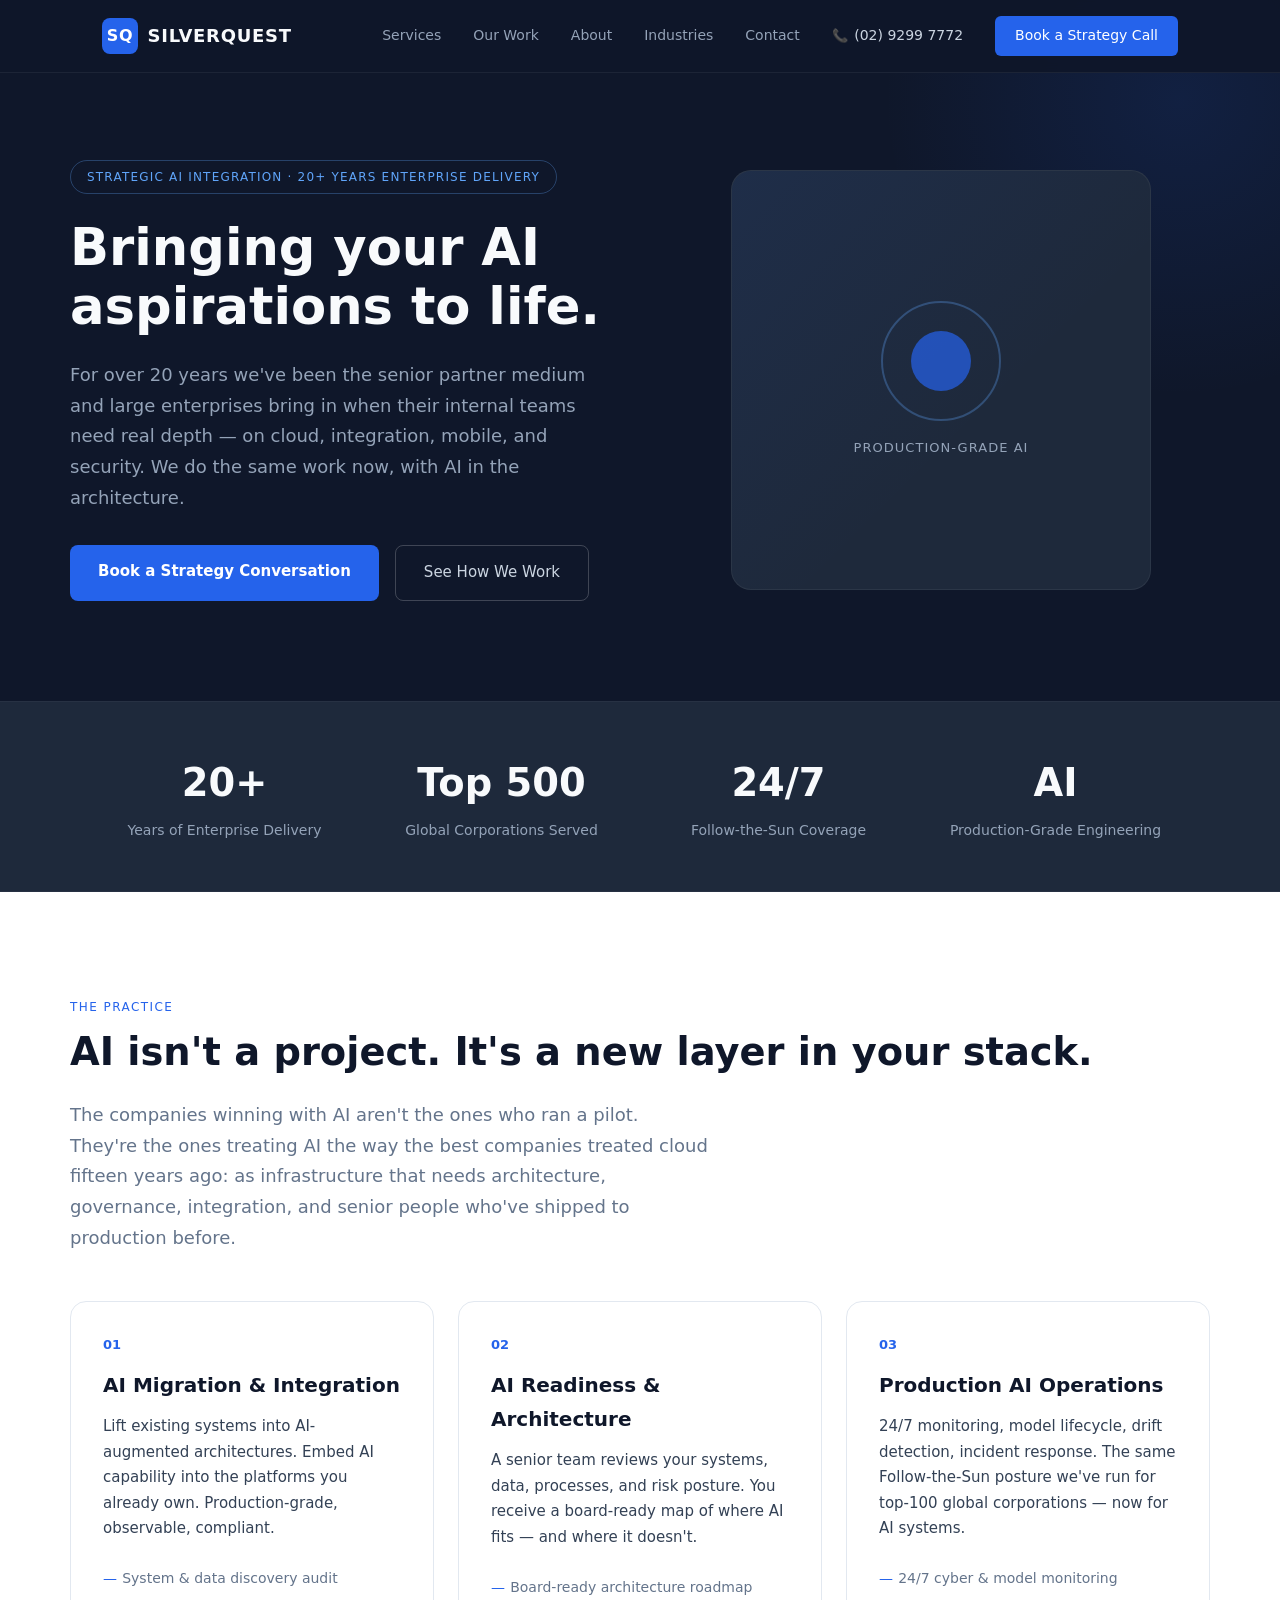
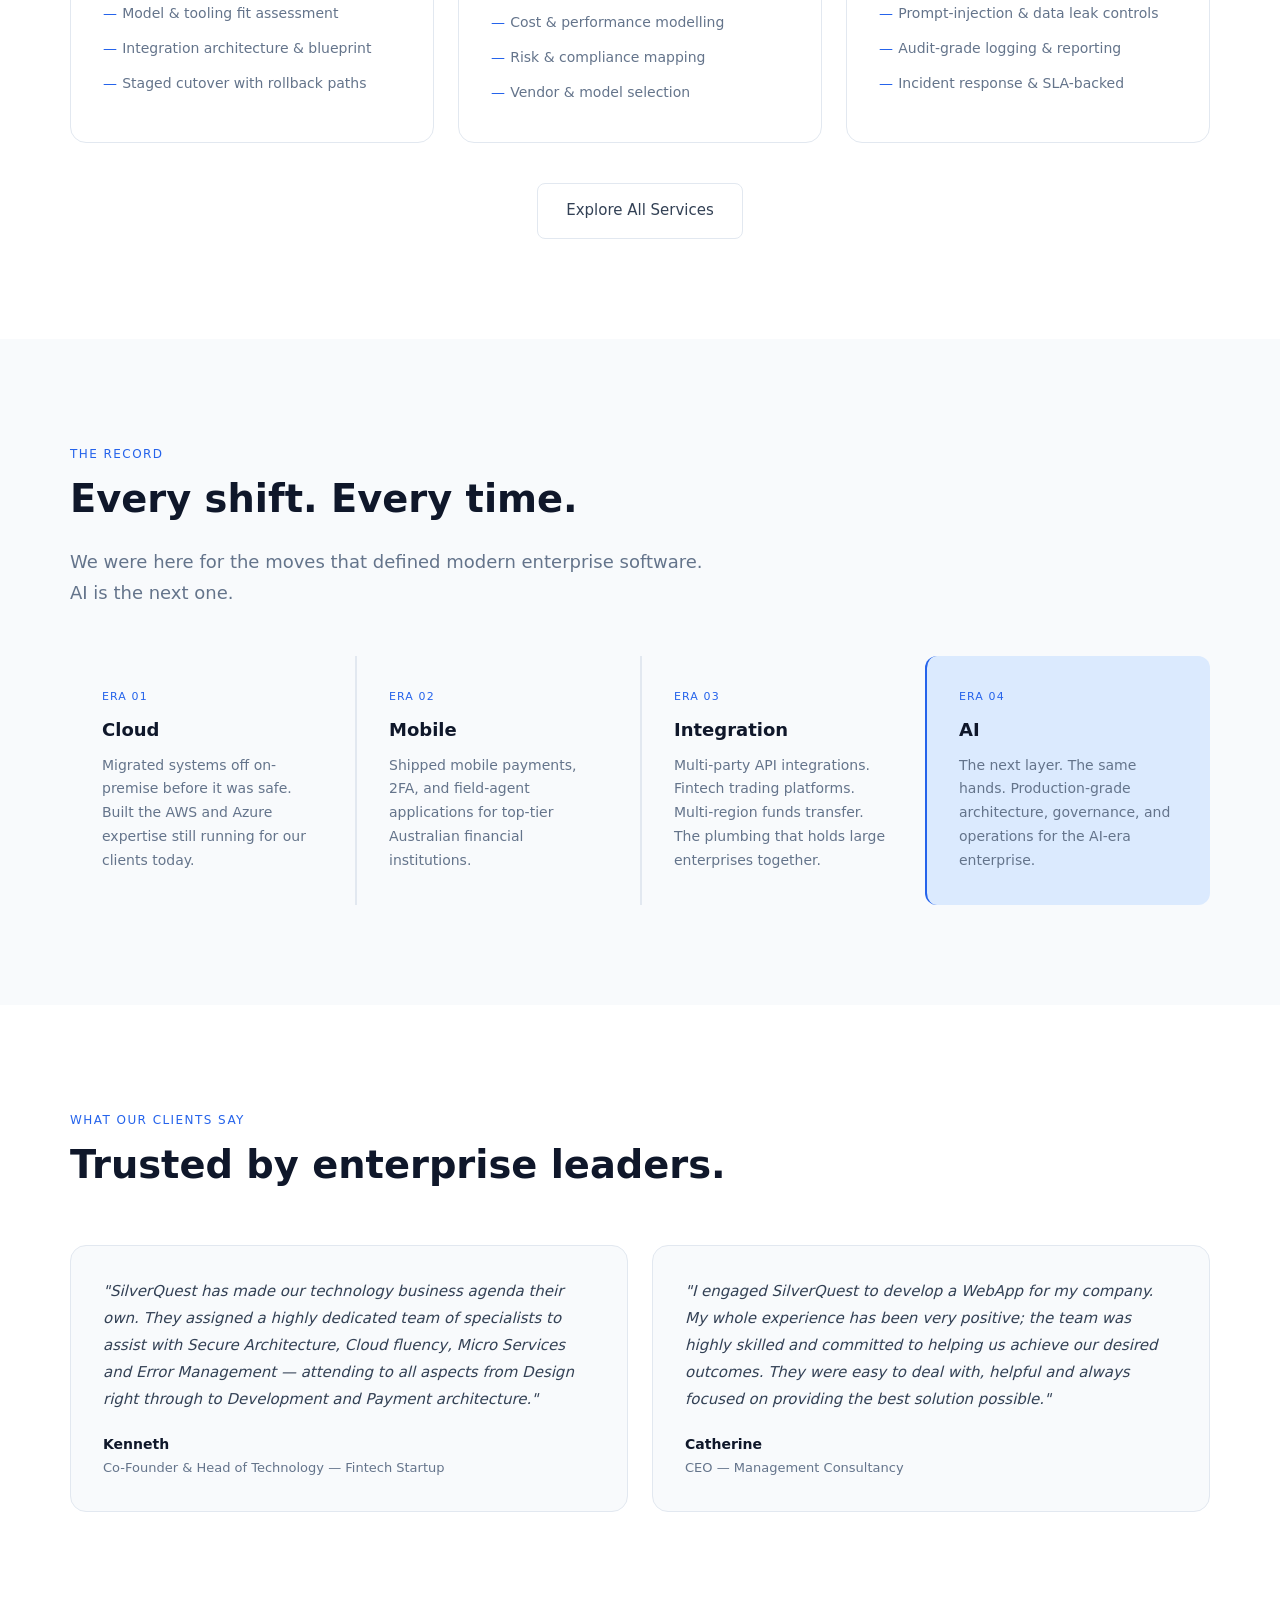
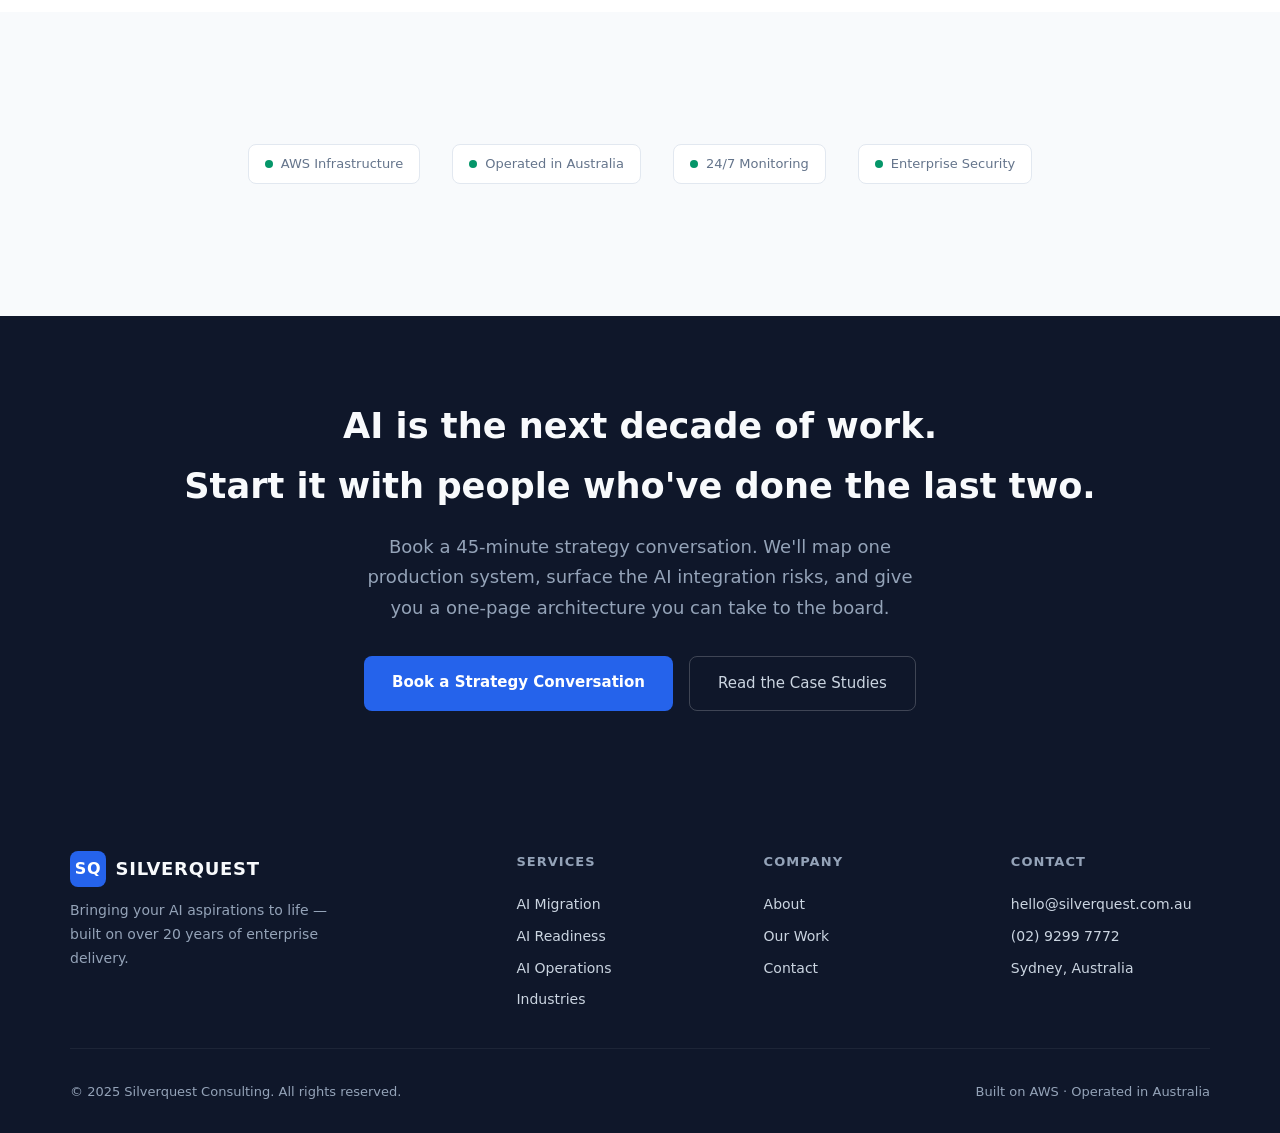
<file: index.html>
<!DOCTYPE html>
<html lang="en">
<head>
<meta charset="UTF-8">
<meta name="viewport" content="width=device-width, initial-scale=1.0">
<meta name="description" content="Silverquest brings your AI aspirations to life. Over 20 years of enterprise delivery — cloud, integration, mobile, security — now with AI in the architecture.">
<title>Silverquest — Bringing Your AI Aspirations to Life</title>
<link rel="stylesheet" href="styles.css">
</head>
<body>
<nav class="nav">
  <div class="nav-inner">
    <a href="index.html" class="nav-logo"><span class="mark">SQ</span> SILVERQUEST</a>
    <button class="hamburger" onclick="document.querySelector('.nav-links').classList.toggle('open')" aria-label="Menu">☰</button>
    <div class="nav-links">
      <a href="services.html">Services</a>
      <a href="work.html">Our Work</a>
      <a href="about.html">About</a>
      <a href="industries.html">Industries</a>
      <a href="contact.html">Contact</a>
      <span class="nav-phone">📞 <a href="tel:+61299297772">(02) 9299 7772</a></span>
      <a href="contact.html" class="nav-cta">Book a Strategy Call</a>
    </div>
  </div>
</nav>
<div class="page active">
<section class="hero">
  <div class="hero-inner">
    <div>
      <span class="hero-badge">Strategic AI Integration · 20+ Years Enterprise Delivery</span>
      <h1>Bringing your AI aspirations to life.</h1>
      <p>For over 20 years we've been the senior partner medium and large enterprises bring in when their internal teams need real depth — on cloud, integration, mobile, and security. We do the same work now, with AI in the architecture.</p>
      <div class="hero-actions">
        <a href="contact.html" class="btn-primary">Book a Strategy Conversation</a>
        <a href="services.html" class="btn-secondary">See How We Work</a>
      </div>
    </div>
    <div class="hero-visual">
      <div class="hero-graphic">
        <div class="ring"><div class="ring-inner"></div></div>
        <span class="label">Production-grade AI</span>
      </div>
    </div>
  </div>
</section>
<section class="stats">
  <div class="stats-inner">
    <div><div class="stat-num">20+</div><div class="stat-label">Years of Enterprise Delivery</div></div>
    <div><div class="stat-num">Top 500</div><div class="stat-label">Global Corporations Served</div></div>
    <div><div class="stat-num">24/7</div><div class="stat-label">Follow-the-Sun Coverage</div></div>
    <div><div class="stat-num">AI</div><div class="stat-label">Production-Grade Engineering</div></div>
  </div>
</section>
<section class="section">
  <div class="section-inner">
    <span class="section-label">The Practice</span>
    <h2 class="section-title">AI isn't a project. It's a new layer in your stack.</h2>
    <p class="section-subtitle">The companies winning with AI aren't the ones who ran a pilot. They're the ones treating AI the way the best companies treated cloud fifteen years ago: as infrastructure that needs architecture, governance, integration, and senior people who've shipped to production before.</p>
    <div class="pillars">
      <div class="pillar">
        <div class="pillar-num">01</div>
        <h3>AI Migration & Integration</h3>
        <p>Lift existing systems into AI-augmented architectures. Embed AI capability into the platforms you already own. Production-grade, observable, compliant.</p>
        <ul class="pillar-list">
          <li>System & data discovery audit</li>
          <li>Model & tooling fit assessment</li>
          <li>Integration architecture & blueprint</li>
          <li>Staged cutover with rollback paths</li>
        </ul>
      </div>
      <div class="pillar">
        <div class="pillar-num">02</div>
        <h3>AI Readiness & Architecture</h3>
        <p>A senior team reviews your systems, data, processes, and risk posture. You receive a board-ready map of where AI fits — and where it doesn't.</p>
        <ul class="pillar-list">
          <li>Board-ready architecture roadmap</li>
          <li>Cost & performance modelling</li>
          <li>Risk & compliance mapping</li>
          <li>Vendor & model selection</li>
        </ul>
      </div>
      <div class="pillar">
        <div class="pillar-num">03</div>
        <h3>Production AI Operations</h3>
        <p>24/7 monitoring, model lifecycle, drift detection, incident response. The same Follow-the-Sun posture we've run for top-100 global corporations — now for AI systems.</p>
        <ul class="pillar-list">
          <li>24/7 cyber & model monitoring</li>
          <li>Prompt-injection & data leak controls</li>
          <li>Audit-grade logging & reporting</li>
          <li>Incident response & SLA-backed</li>
        </ul>
      </div>
    </div>
    <div style="text-align: center; margin-top: 2.5rem;"><a href="services.html" class="btn-secondary">Explore All Services</a></div>
  </div>
</section>
<section class="section section-alt">
  <div class="section-inner">
    <span class="section-label">The Record</span>
    <h2 class="section-title">Every shift. Every time.</h2>
    <p class="section-subtitle">We were here for the moves that defined modern enterprise software. AI is the next one.</p>
    <div class="timeline">
      <div class="era"><div class="era-tag">Era 01</div><h4>Cloud</h4><p>Migrated systems off on-premise before it was safe. Built the AWS and Azure expertise still running for our clients today.</p></div>
      <div class="era"><div class="era-tag">Era 02</div><h4>Mobile</h4><p>Shipped mobile payments, 2FA, and field-agent applications for top-tier Australian financial institutions.</p></div>
      <div class="era"><div class="era-tag">Era 03</div><h4>Integration</h4><p>Multi-party API integrations. Fintech trading platforms. Multi-region funds transfer. The plumbing that holds large enterprises together.</p></div>
      <div class="era current"><div class="era-tag">Era 04</div><h4>AI</h4><p>The next layer. The same hands. Production-grade architecture, governance, and operations for the AI-era enterprise.</p></div>
    </div>
  </div>
</section>
<section class="section">
  <div class="section-inner">
    <span class="section-label">What Our Clients Say</span>
    <h2 class="section-title">Trusted by enterprise leaders.</h2>
    <div class="testimonials">
      <div class="testimonial">
        <blockquote>"SilverQuest has made our technology business agenda their own. They assigned a highly dedicated team of specialists to assist with Secure Architecture, Cloud fluency, Micro Services and Error Management — attending to all aspects from Design right through to Development and Payment architecture."</blockquote>
        <div class="testimonial-author">Kenneth</div>
        <div class="testimonial-role">Co-Founder & Head of Technology — Fintech Startup</div>
      </div>
      <div class="testimonial">
        <blockquote>"I engaged SilverQuest to develop a WebApp for my company. My whole experience has been very positive; the team was highly skilled and committed to helping us achieve our desired outcomes. They were easy to deal with, helpful and always focused on providing the best solution possible."</blockquote>
        <div class="testimonial-author">Catherine</div>
        <div class="testimonial-role">CEO — Management Consultancy</div>
      </div>
    </div>
  </div>
</section>
<section class="section section-alt">
  <div class="section-inner" style="text-align:center;">
    <div class="trust-strip">
      <div class="trust-badge"><span class="dot"></span> AWS Infrastructure</div>
      <div class="trust-badge"><span class="dot"></span> Operated in Australia</div>
      <div class="trust-badge"><span class="dot"></span> 24/7 Monitoring</div>
      <div class="trust-badge"><span class="dot"></span> Enterprise Security</div>
    </div>
  </div>
</section>
<section class="cta-section">
  <h2>AI is the next decade of work.<br>Start it with people who've done the last two.</h2>
  <p>Book a 45-minute strategy conversation. We'll map one production system, surface the AI integration risks, and give you a one-page architecture you can take to the board.</p>
  <div class="cta-actions">
    <a href="contact.html" class="btn-primary">Book a Strategy Conversation</a>
    <a href="work.html" class="btn-secondary">Read the Case Studies</a>
  </div>
</section>
</div>
<footer class="footer">
  <div class="footer-inner">
    <div class="footer-brand">
      <a href="index.html" class="nav-logo" style="margin-bottom:0.5rem;"><span class="mark">SQ</span> SILVERQUEST</a>
      <p>Bringing your AI aspirations to life — built on over 20 years of enterprise delivery.</p>
    </div>
    <div class="footer-col"><h5>Services</h5>
      <a href="services.html">AI Migration</a>
      <a href="services.html">AI Readiness</a>
      <a href="services.html">AI Operations</a>
      <a href="industries.html">Industries</a>
    </div>
    <div class="footer-col"><h5>Company</h5>
      <a href="about.html">About</a>
      <a href="work.html">Our Work</a>
      <a href="contact.html">Contact</a>
    </div>
    <div class="footer-col"><h5>Contact</h5>
      <a href="mailto:hello@silverquest.com.au">hello@silverquest.com.au</a>
      <a href="tel:+61299297772">(02) 9299 7772</a>
      <a href="#">Sydney, Australia</a>
    </div>
  </div>
  <div class="footer-bottom">
    <span>&copy; 2025 Silverquest Consulting. All rights reserved.</span>
    <span>Built on AWS &middot; Operated in Australia</span>
  </div>
</footer>
<script>
document.querySelector('.hamburger')?.addEventListener('click', () => {
  document.querySelector('.nav-links').classList.toggle('open');
});
</script>
</body>
</html>
</file>
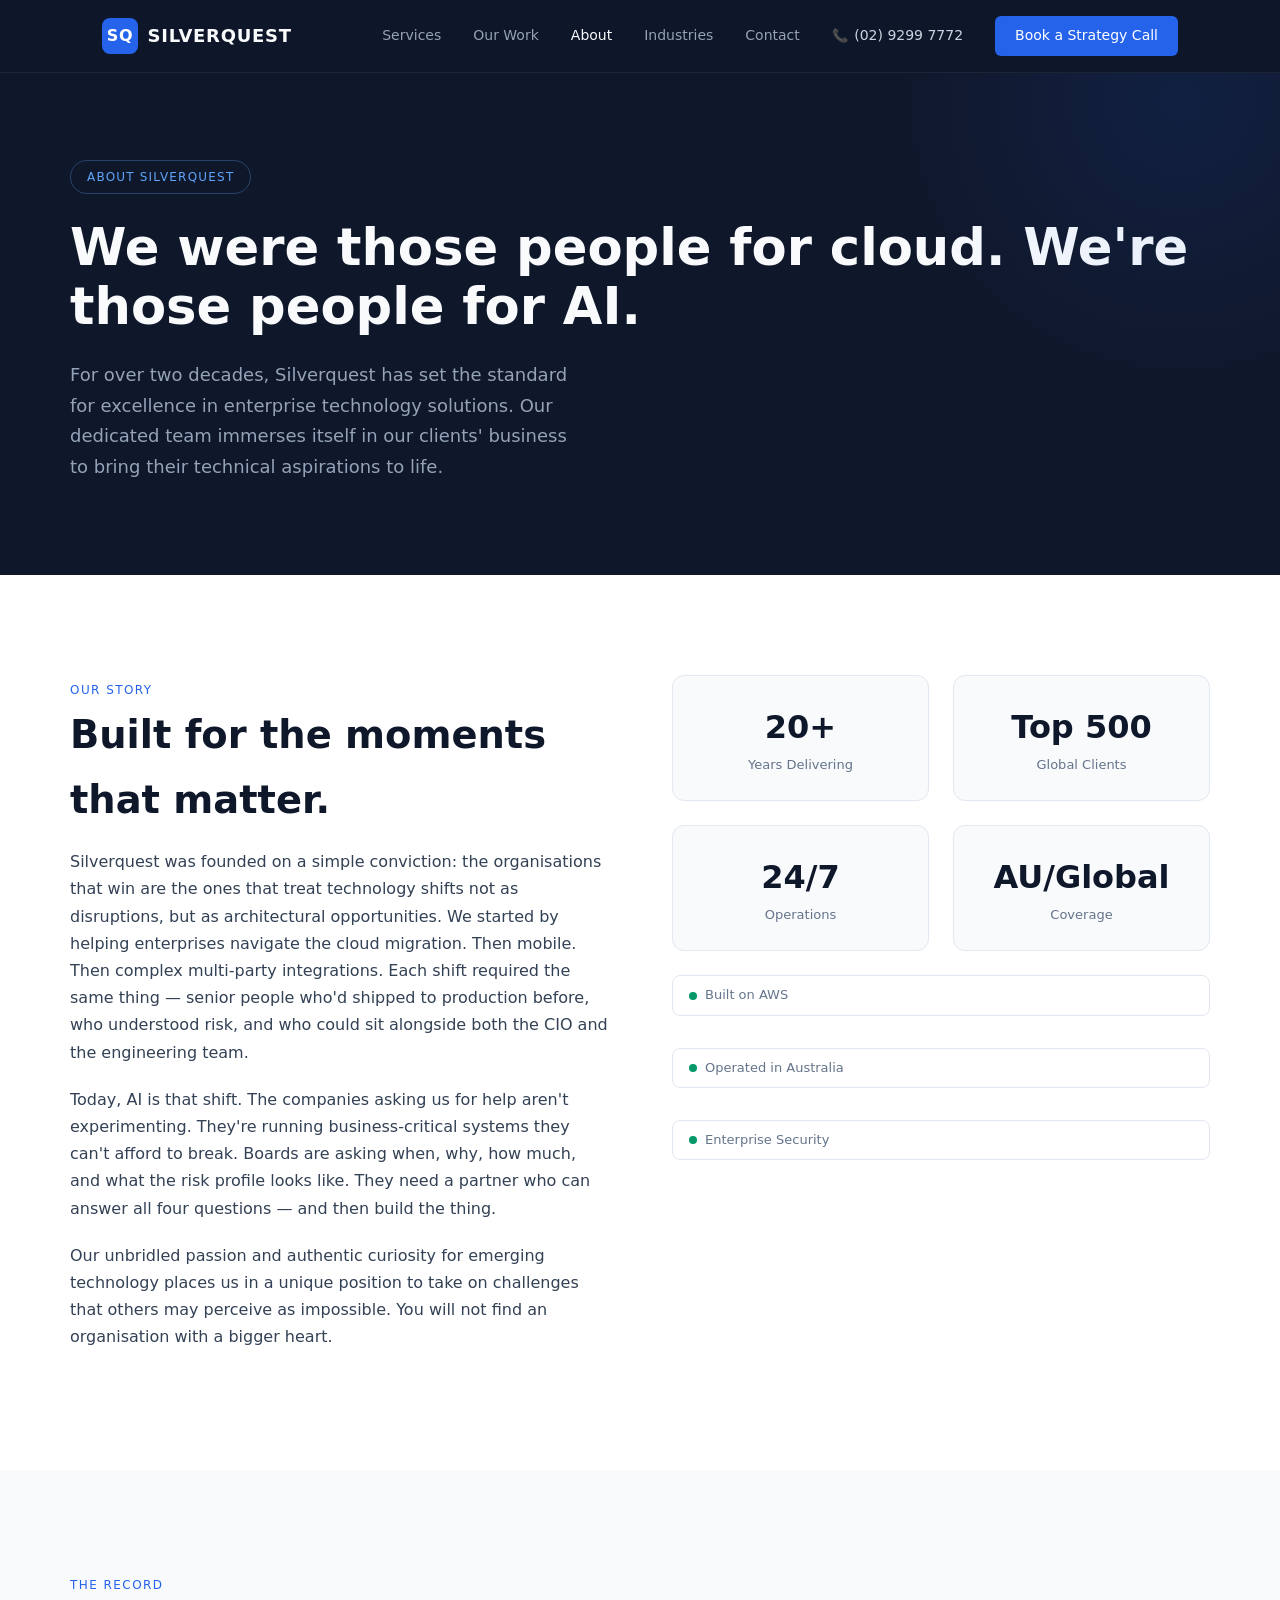
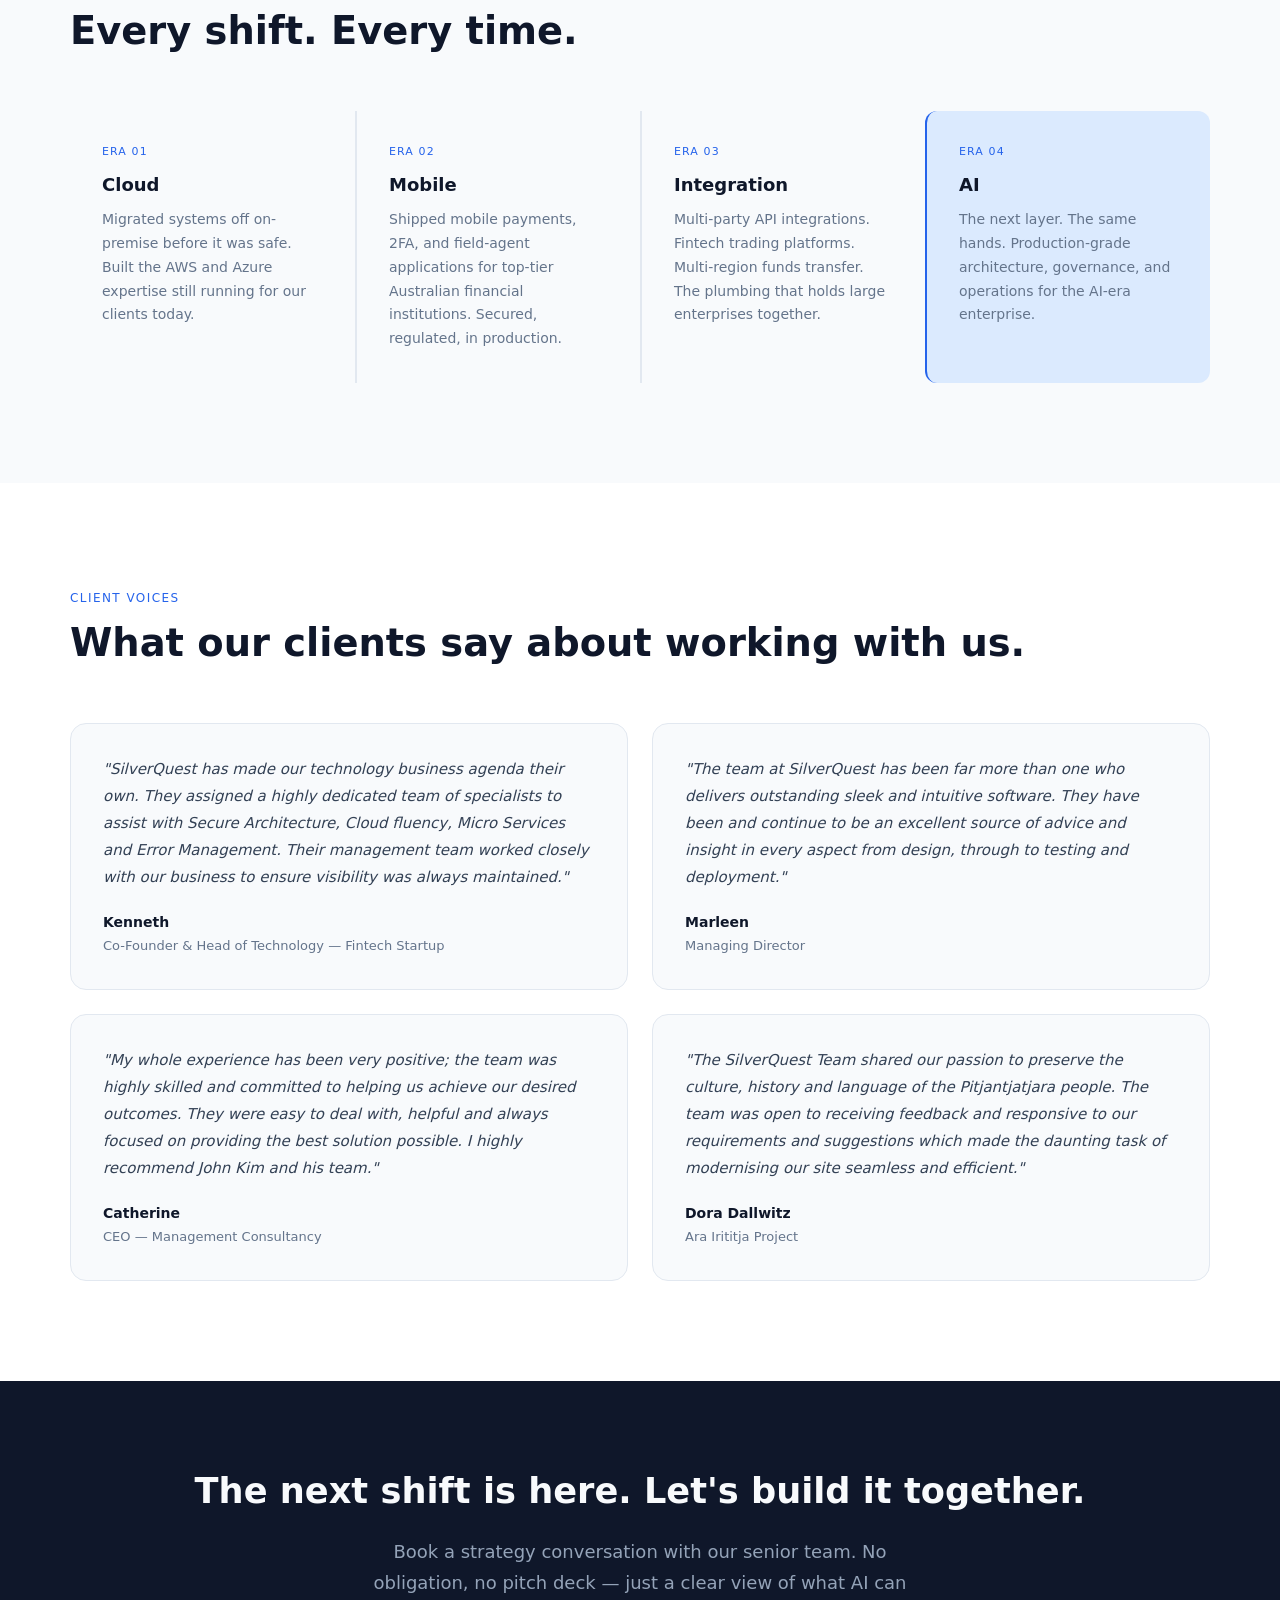
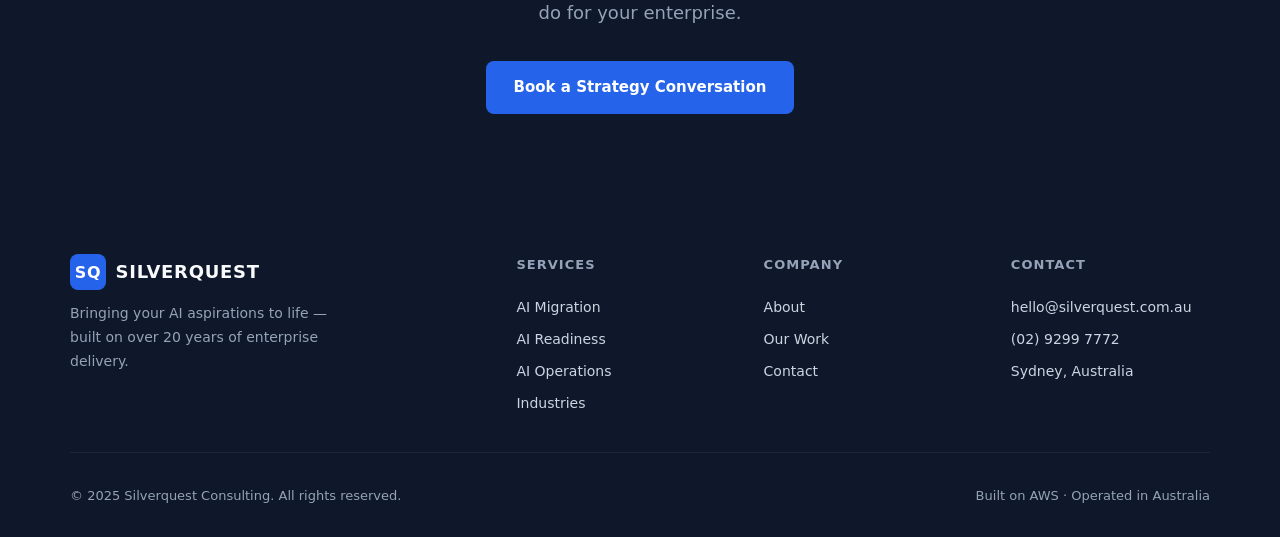
<file: about.html>
<!DOCTYPE html>
<html lang="en">
<head>
<meta charset="UTF-8">
<meta name="viewport" content="width=device-width, initial-scale=1.0">
<meta name="description" content="Silverquest is a senior enterprise technology partner with 20+ years delivering for Australia's and the world's largest organisations. We were those people for cloud. We are those people for AI.">
<title>About Silverquest — 20+ Years of Enterprise Delivery</title>
<link rel="stylesheet" href="styles.css">
</head>
<body>
<nav class="nav">
  <div class="nav-inner">
    <a href="index.html" class="nav-logo"><span class="mark">SQ</span> SILVERQUEST</a>
    <button class="hamburger" onclick="document.querySelector('.nav-links').classList.toggle('open')" aria-label="Menu">☰</button>
    <div class="nav-links">
      <a href="services.html">Services</a>
      <a href="work.html">Our Work</a>
      <a href="about.html" class="active">About</a>
      <a href="industries.html">Industries</a>
      <a href="contact.html">Contact</a>
      <span class="nav-phone">📞 <a href="tel:+61299297772">(02) 9299 7772</a></span>
      <a href="contact.html" class="nav-cta">Book a Strategy Call</a>
    </div>
  </div>
</nav>
<div class="page active">
<section class="hero" style="padding-bottom:60px;">
  <div class="hero-inner" style="grid-template-columns:1fr;">
    <div>
      <span class="hero-badge">About Silverquest</span>
      <h1>We were those people for cloud. We're those people for AI.</h1>
      <p>For over two decades, Silverquest has set the standard for excellence in enterprise technology solutions. Our dedicated team immerses itself in our clients' business to bring their technical aspirations to life.</p>
    </div>
  </div>
</section>
<section class="section">
  <div class="section-inner">
    <div class="about-story">
      <div>
        <span class="section-label">Our Story</span>
        <h2 class="section-title">Built for the moments that matter.</h2>
        <p>Silverquest was founded on a simple conviction: the organisations that win are the ones that treat technology shifts not as disruptions, but as architectural opportunities. We started by helping enterprises navigate the cloud migration. Then mobile. Then complex multi-party integrations. Each shift required the same thing — senior people who'd shipped to production before, who understood risk, and who could sit alongside both the CIO and the engineering team.</p>
        <p>Today, AI is that shift. The companies asking us for help aren't experimenting. They're running business-critical systems they can't afford to break. Boards are asking when, why, how much, and what the risk profile looks like. They need a partner who can answer all four questions — and then build the thing.</p>
        <p>Our unbridled passion and authentic curiosity for emerging technology places us in a unique position to take on challenges that others may perceive as impossible. You will not find an organisation with a bigger heart.</p>
      </div>
      <div>
        <div class="about-stats">
          <div class="about-stat"><div class="num">20+</div><div class="label">Years Delivering</div></div>
          <div class="about-stat"><div class="num">Top 500</div><div class="label">Global Clients</div></div>
          <div class="about-stat"><div class="num">24/7</div><div class="label">Operations</div></div>
          <div class="about-stat"><div class="num">AU/Global</div><div class="label">Coverage</div></div>
        </div>
        <div style="margin-top:1.5rem;">
          <div class="trust-strip" style="flex-direction:column; align-items:stretch; padding:0;">
            <div class="trust-badge"><span class="dot"></span> Built on AWS</div>
            <div class="trust-badge"><span class="dot"></span> Operated in Australia</div>
            <div class="trust-badge"><span class="dot"></span> Enterprise Security</div>
          </div>
        </div>
      </div>
    </div>
  </div>
</section>
<section class="section section-alt">
  <div class="section-inner">
    <span class="section-label">The Record</span>
    <h2 class="section-title">Every shift. Every time.</h2>
    <div class="timeline">
      <div class="era"><div class="era-tag">Era 01</div><h4>Cloud</h4><p>Migrated systems off on-premise before it was safe. Built the AWS and Azure expertise still running for our clients today.</p></div>
      <div class="era"><div class="era-tag">Era 02</div><h4>Mobile</h4><p>Shipped mobile payments, 2FA, and field-agent applications for top-tier Australian financial institutions. Secured, regulated, in production.</p></div>
      <div class="era"><div class="era-tag">Era 03</div><h4>Integration</h4><p>Multi-party API integrations. Fintech trading platforms. Multi-region funds transfer. The plumbing that holds large enterprises together.</p></div>
      <div class="era current"><div class="era-tag">Era 04</div><h4>AI</h4><p>The next layer. The same hands. Production-grade architecture, governance, and operations for the AI-era enterprise.</p></div>
    </div>
  </div>
</section>
<section class="section">
  <div class="section-inner">
    <span class="section-label">Client Voices</span>
    <h2 class="section-title">What our clients say about working with us.</h2>
    <div class="testimonials">
      <div class="testimonial">
        <blockquote>"SilverQuest has made our technology business agenda their own. They assigned a highly dedicated team of specialists to assist with Secure Architecture, Cloud fluency, Micro Services and Error Management. Their management team worked closely with our business to ensure visibility was always maintained."</blockquote>
        <div class="testimonial-author">Kenneth</div>
        <div class="testimonial-role">Co-Founder & Head of Technology — Fintech Startup</div>
      </div>
      <div class="testimonial">
        <blockquote>"The team at SilverQuest has been far more than one who delivers outstanding sleek and intuitive software. They have been and continue to be an excellent source of advice and insight in every aspect from design, through to testing and deployment."</blockquote>
        <div class="testimonial-author">Marleen</div>
        <div class="testimonial-role">Managing Director</div>
      </div>
      <div class="testimonial">
        <blockquote>"My whole experience has been very positive; the team was highly skilled and committed to helping us achieve our desired outcomes. They were easy to deal with, helpful and always focused on providing the best solution possible. I highly recommend John Kim and his team."</blockquote>
        <div class="testimonial-author">Catherine</div>
        <div class="testimonial-role">CEO — Management Consultancy</div>
      </div>
      <div class="testimonial">
        <blockquote>"The SilverQuest Team shared our passion to preserve the culture, history and language of the Pitjantjatjara people. The team was open to receiving feedback and responsive to our requirements and suggestions which made the daunting task of modernising our site seamless and efficient."</blockquote>
        <div class="testimonial-author">Dora Dallwitz</div>
        <div class="testimonial-role">Ara Irititja Project</div>
      </div>
    </div>
  </div>
</section>
<section class="cta-section">
  <h2>The next shift is here. Let's build it together.</h2>
  <p>Book a strategy conversation with our senior team. No obligation, no pitch deck — just a clear view of what AI can do for your enterprise.</p>
  <div class="cta-actions"><a href="contact.html" class="btn-primary">Book a Strategy Conversation</a></div>
</section>
</div>
<footer class="footer">
  <div class="footer-inner">
    <div class="footer-brand">
      <a href="index.html" class="nav-logo" style="margin-bottom:0.5rem;"><span class="mark">SQ</span> SILVERQUEST</a>
      <p>Bringing your AI aspirations to life — built on over 20 years of enterprise delivery.</p>
    </div>
    <div class="footer-col"><h5>Services</h5>
      <a href="services.html">AI Migration</a>
      <a href="services.html">AI Readiness</a>
      <a href="services.html">AI Operations</a>
      <a href="industries.html">Industries</a>
    </div>
    <div class="footer-col"><h5>Company</h5>
      <a href="about.html" class="active">About</a>
      <a href="work.html">Our Work</a>
      <a href="contact.html">Contact</a>
    </div>
    <div class="footer-col"><h5>Contact</h5>
      <a href="mailto:hello@silverquest.com.au">hello@silverquest.com.au</a>
      <a href="tel:+61299297772">(02) 9299 7772</a>
      <a href="#">Sydney, Australia</a>
    </div>
  </div>
  <div class="footer-bottom">
    <span>&copy; 2025 Silverquest Consulting. All rights reserved.</span>
    <span>Built on AWS &middot; Operated in Australia</span>
  </div>
</footer>
<script>document.querySelector('.hamburger')?.addEventListener('click', () => { document.querySelector('.nav-links').classList.toggle('open'); });</script>
</body>
</html>
</file>
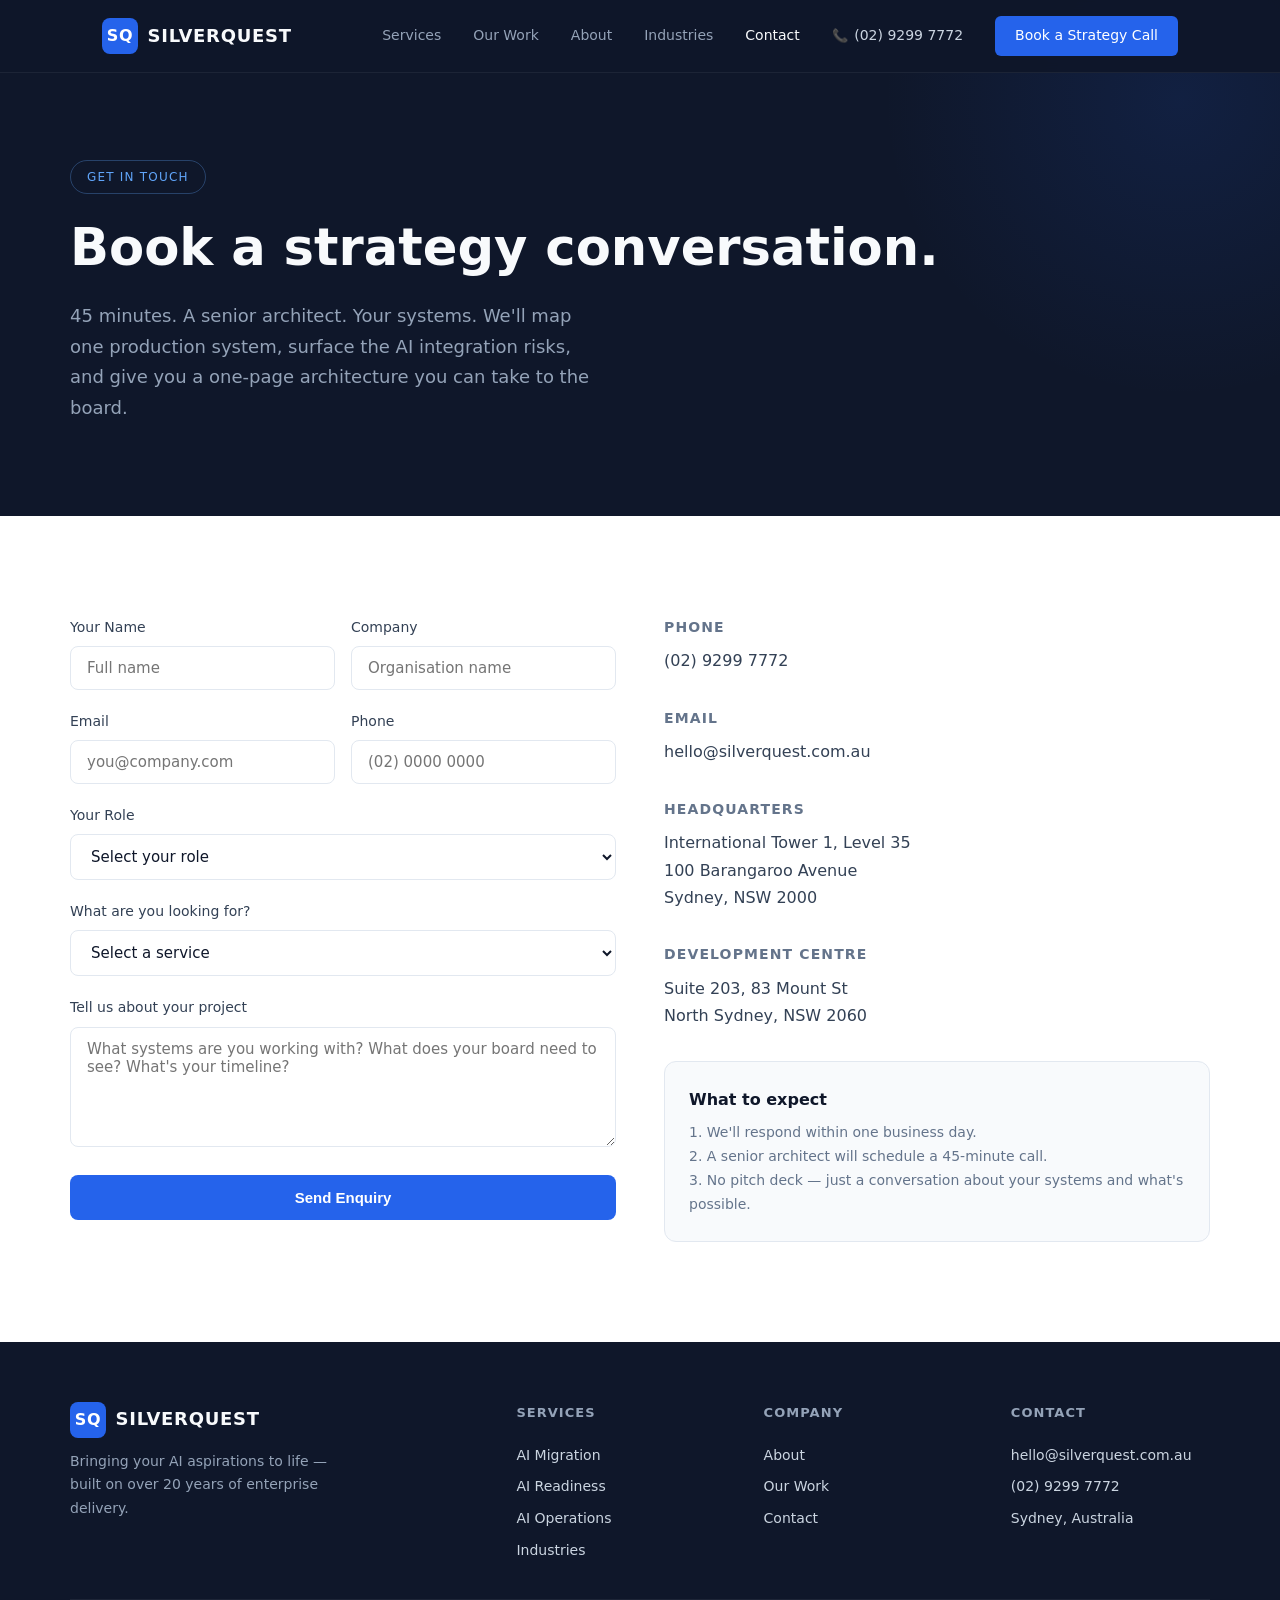
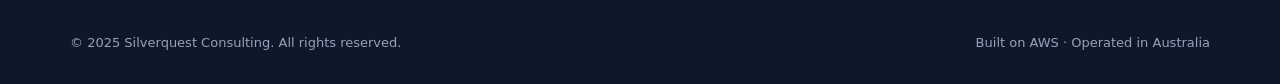
<file: contact.html>
<!DOCTYPE html>
<html lang="en">
<head>
<meta charset="UTF-8">
<meta name="viewport" content="width=device-width, initial-scale=1.0">
<meta name="description" content="Book a 45-minute strategy conversation with Silverquest. A senior architect, your systems, and a one-page architecture you can take to the board.">
<title>Contact Silverquest — Book a Strategy Conversation</title>
<link rel="stylesheet" href="styles.css">
</head>
<body>
<nav class="nav">
  <div class="nav-inner">
    <a href="index.html" class="nav-logo"><span class="mark">SQ</span> SILVERQUEST</a>
    <button class="hamburger" onclick="document.querySelector('.nav-links').classList.toggle('open')" aria-label="Menu">☰</button>
    <div class="nav-links">
      <a href="services.html">Services</a>
      <a href="work.html">Our Work</a>
      <a href="about.html">About</a>
      <a href="industries.html">Industries</a>
      <a href="contact.html" class="active">Contact</a>
      <span class="nav-phone">📞 <a href="tel:+61299297772">(02) 9299 7772</a></span>
      <a href="contact.html" class="nav-cta">Book a Strategy Call</a>
    </div>
  </div>
</nav>
<div class="page active">
<section class="hero" style="padding-bottom:60px;">
  <div class="hero-inner" style="grid-template-columns:1fr;">
    <div>
      <span class="hero-badge">Get In Touch</span>
      <h1>Book a strategy conversation.</h1>
      <p>45 minutes. A senior architect. Your systems. We'll map one production system, surface the AI integration risks, and give you a one-page architecture you can take to the board.</p>
    </div>
  </div>
</section>
<section class="section">
  <div class="section-inner">
    <div class="contact-grid">
      <form class="contact-form" onsubmit="event.preventDefault(); alert('Form submitted — thank you!');">
        <div class="form-row">
          <div class="form-group"><label for="name">Your Name</label><input type="text" id="name" name="name" placeholder="Full name" required></div>
          <div class="form-group"><label for="company">Company</label><input type="text" id="company" name="company" placeholder="Organisation name"></div>
        </div>
        <div class="form-row">
          <div class="form-group"><label for="email">Email</label><input type="email" id="email" name="email" placeholder="you@company.com" required></div>
          <div class="form-group"><label for="phone">Phone</label><input type="tel" id="phone" name="phone" placeholder="(02) 0000 0000"></div>
        </div>
        <div class="form-group"><label for="role">Your Role</label>
          <select id="role" name="role">
            <option value="">Select your role</option>
            <option>CIO / CTO / VP Engineering</option>
            <option>Head of IT / Digital</option>
            <option>Enterprise Architect</option>
            <option>Engineering Manager</option>
            <option>Procurement / Vendor Management</option>
            <option>Other</option>
          </select>
        </div>
        <div class="form-group"><label for="interest">What are you looking for?</label>
          <select id="interest" name="interest">
            <option value="">Select a service</option>
            <option>AI Readiness Assessment</option>
            <option>AI Migration & Integration</option>
            <option>Production AI Operations</option>
            <option>General Enquiry</option>
          </select>
        </div>
        <div class="form-group"><label for="message">Tell us about your project</label><textarea id="message" name="message" placeholder="What systems are you working with? What does your board need to see? What's your timeline?"></textarea></div>
        <button type="submit" class="btn-primary" style="width:100%;text-align:center;">Send Enquiry</button>
      </form>
      <div class="contact-info">
        <div class="contact-block"><h4>Phone</h4><p><a href="tel:+61299297772">(02) 9299 7772</a></p></div>
        <div class="contact-block"><h4>Email</h4><p><a href="mailto:hello@silverquest.com.au">hello@silverquest.com.au</a></p></div>
        <div class="contact-block"><h4>Headquarters</h4><p>International Tower 1, Level 35<br>100 Barangaroo Avenue<br>Sydney, NSW 2000</p></div>
        <div class="contact-block"><h4>Development Centre</h4><p>Suite 203, 83 Mount St<br>North Sydney, NSW 2060</p></div>
        <div style="background: var(--bg-light); border: 1px solid var(--border-light); border-radius: 12px; padding: 1.5rem;">
          <h4 style="font-size:16px; color:var(--text-dark); font-weight:600; margin-bottom:0.5rem;">What to expect</h4>
          <p style="font-size:14px; color:var(--text-muted);">1. We'll respond within one business day.<br>2. A senior architect will schedule a 45-minute call.<br>3. No pitch deck — just a conversation about your systems and what's possible.</p>
        </div>
      </div>
    </div>
  </div>
</section>
</div>
<footer class="footer">
  <div class="footer-inner">
    <div class="footer-brand">
      <a href="index.html" class="nav-logo" style="margin-bottom:0.5rem;"><span class="mark">SQ</span> SILVERQUEST</a>
      <p>Bringing your AI aspirations to life — built on over 20 years of enterprise delivery.</p>
    </div>
    <div class="footer-col"><h5>Services</h5>
      <a href="services.html">AI Migration</a>
      <a href="services.html">AI Readiness</a>
      <a href="services.html">AI Operations</a>
      <a href="industries.html">Industries</a>
    </div>
    <div class="footer-col"><h5>Company</h5>
      <a href="about.html">About</a>
      <a href="work.html">Our Work</a>
      <a href="contact.html" class="active">Contact</a>
    </div>
    <div class="footer-col"><h5>Contact</h5>
      <a href="mailto:hello@silverquest.com.au">hello@silverquest.com.au</a>
      <a href="tel:+61299297772">(02) 9299 7772</a>
      <a href="#">Sydney, Australia</a>
    </div>
  </div>
  <div class="footer-bottom">
    <span>&copy; 2025 Silverquest Consulting. All rights reserved.</span>
    <span>Built on AWS &middot; Operated in Australia</span>
  </div>
</footer>
<script>document.querySelector('.hamburger')?.addEventListener('click', () => { document.querySelector('.nav-links').classList.toggle('open'); });</script>
</body>
</html>
</file>
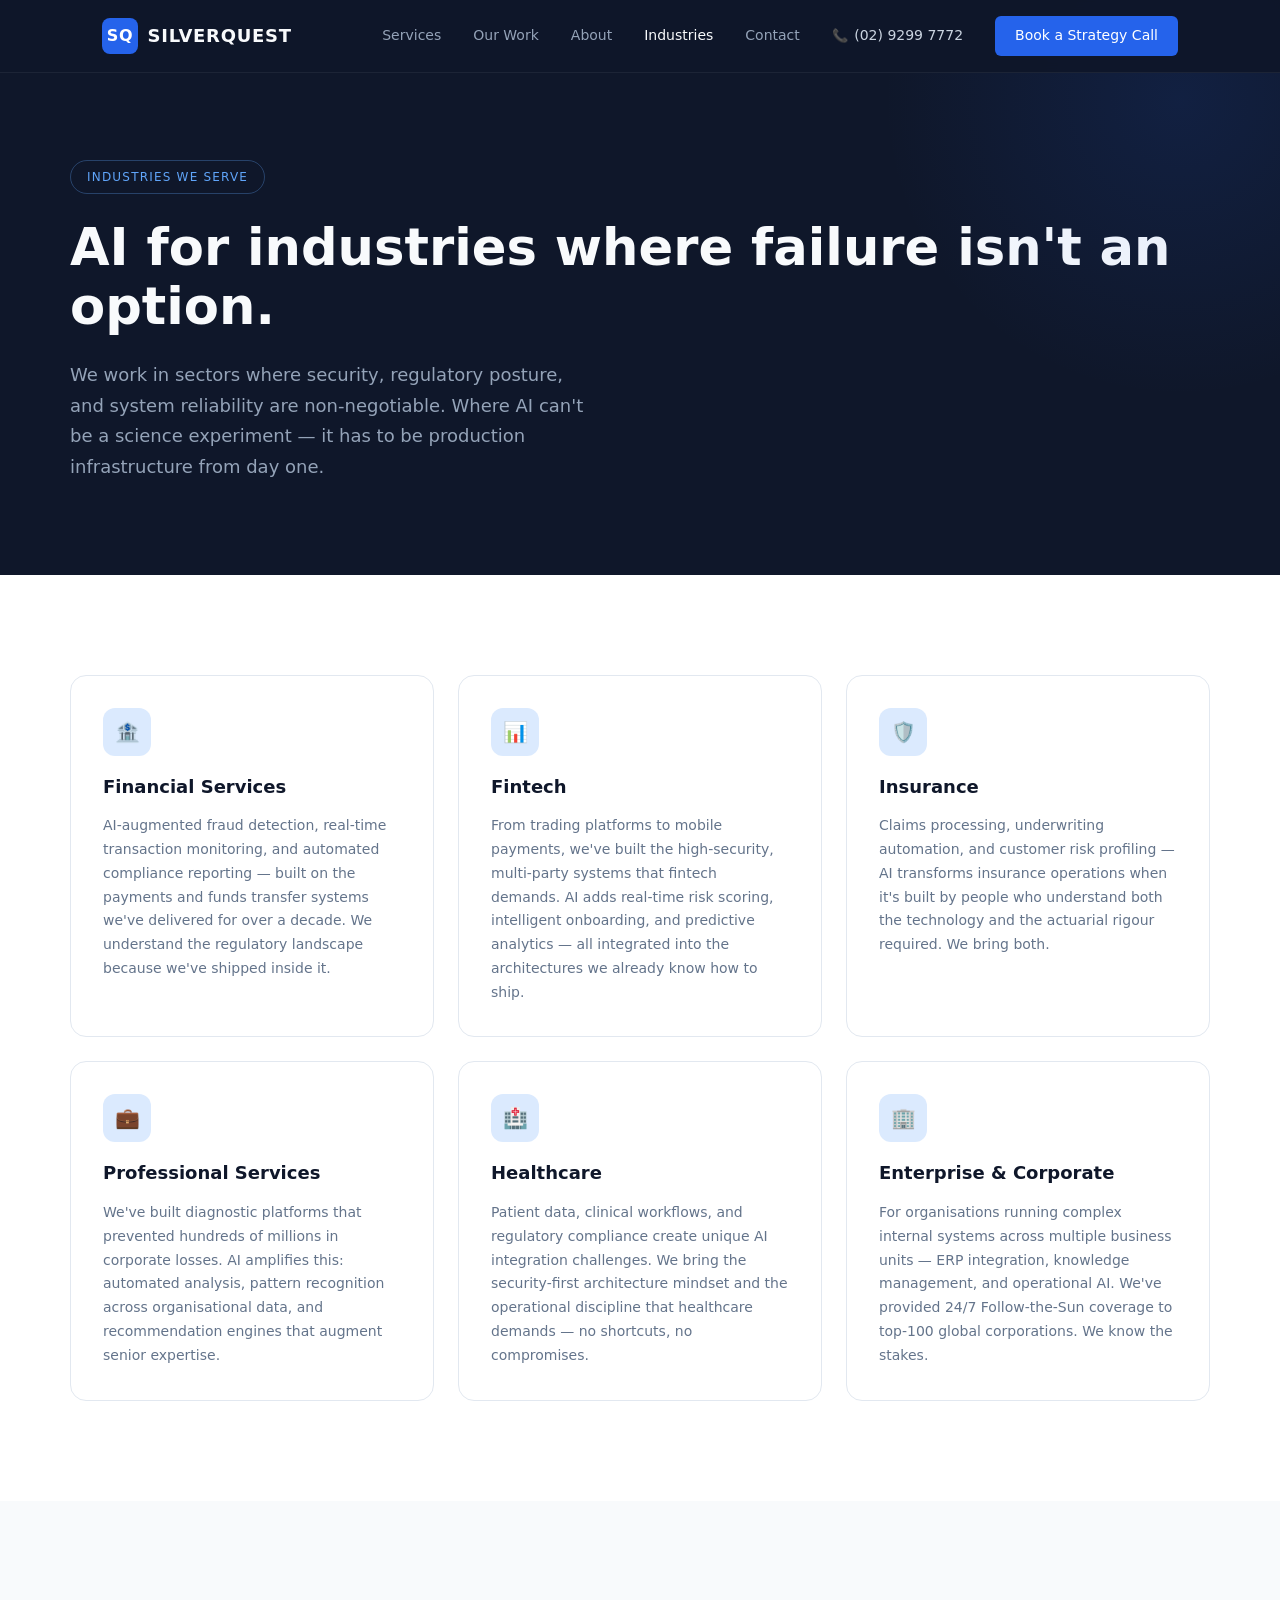
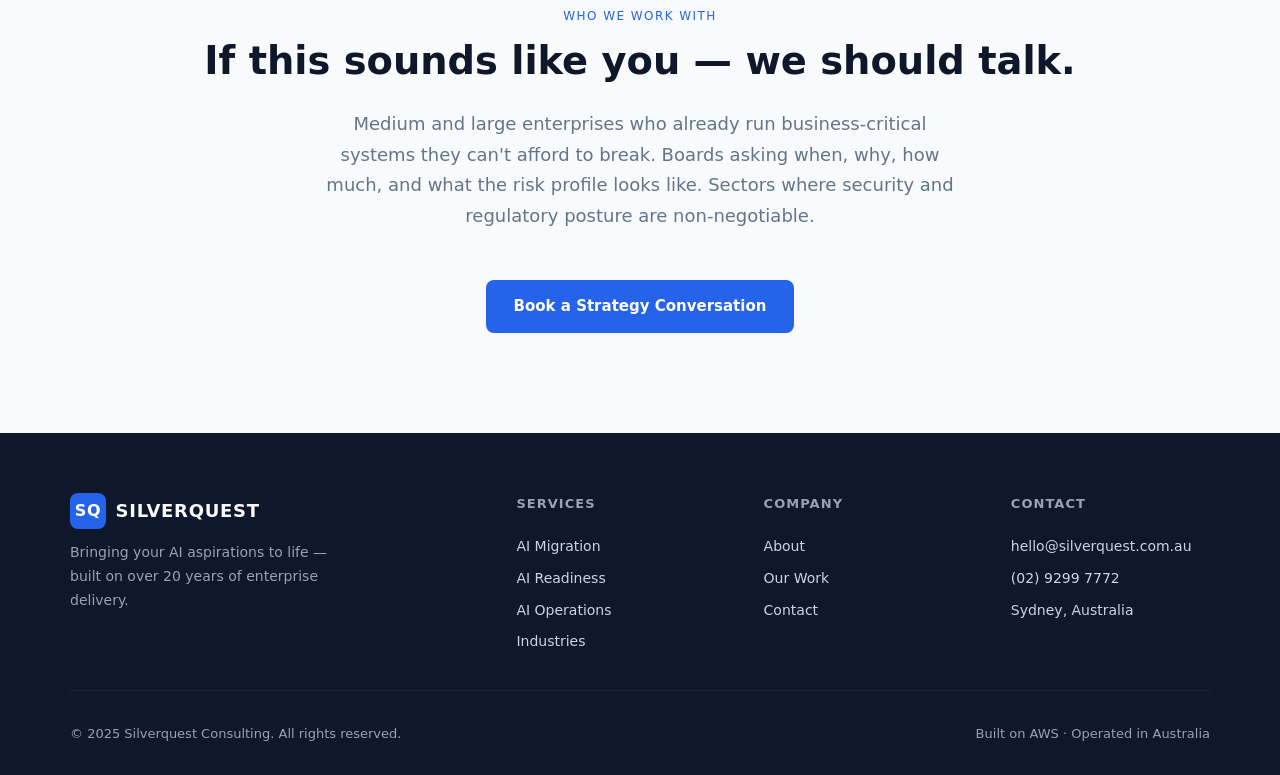
<file: industries.html>
<!DOCTYPE html>
<html lang="en">
<head>
<meta charset="UTF-8">
<meta name="viewport" content="width=device-width, initial-scale=1.0">
<meta name="description" content="AI solutions for financial services, fintech, insurance, professional services, healthcare, and enterprise — where security and regulatory posture are non-negotiable.">
<title>Industries — Silverquest AI Solutions</title>
<link rel="stylesheet" href="styles.css">
</head>
<body>
<nav class="nav">
  <div class="nav-inner">
    <a href="index.html" class="nav-logo"><span class="mark">SQ</span> SILVERQUEST</a>
    <button class="hamburger" onclick="document.querySelector('.nav-links').classList.toggle('open')" aria-label="Menu">☰</button>
    <div class="nav-links">
      <a href="services.html">Services</a>
      <a href="work.html">Our Work</a>
      <a href="about.html">About</a>
      <a href="industries.html" class="active">Industries</a>
      <a href="contact.html">Contact</a>
      <span class="nav-phone">📞 <a href="tel:+61299297772">(02) 9299 7772</a></span>
      <a href="contact.html" class="nav-cta">Book a Strategy Call</a>
    </div>
  </div>
</nav>
<div class="page active">
<section class="hero" style="padding-bottom:60px;">
  <div class="hero-inner" style="grid-template-columns:1fr;">
    <div>
      <span class="hero-badge">Industries We Serve</span>
      <h1>AI for industries where failure isn't an option.</h1>
      <p>We work in sectors where security, regulatory posture, and system reliability are non-negotiable. Where AI can't be a science experiment — it has to be production infrastructure from day one.</p>
    </div>
  </div>
</section>
<section class="section">
  <div class="section-inner">
    <div class="industries-grid">
      <div class="industry-card">
        <div class="industry-icon">🏦</div>
        <h3>Financial Services</h3>
        <p>AI-augmented fraud detection, real-time transaction monitoring, and automated compliance reporting — built on the payments and funds transfer systems we've delivered for over a decade. We understand the regulatory landscape because we've shipped inside it.</p>
      </div>
      <div class="industry-card">
        <div class="industry-icon">📊</div>
        <h3>Fintech</h3>
        <p>From trading platforms to mobile payments, we've built the high-security, multi-party systems that fintech demands. AI adds real-time risk scoring, intelligent onboarding, and predictive analytics — all integrated into the architectures we already know how to ship.</p>
      </div>
      <div class="industry-card">
        <div class="industry-icon">🛡️</div>
        <h3>Insurance</h3>
        <p>Claims processing, underwriting automation, and customer risk profiling — AI transforms insurance operations when it's built by people who understand both the technology and the actuarial rigour required. We bring both.</p>
      </div>
      <div class="industry-card">
        <div class="industry-icon">💼</div>
        <h3>Professional Services</h3>
        <p>We've built diagnostic platforms that prevented hundreds of millions in corporate losses. AI amplifies this: automated analysis, pattern recognition across organisational data, and recommendation engines that augment senior expertise.</p>
      </div>
      <div class="industry-card">
        <div class="industry-icon">🏥</div>
        <h3>Healthcare</h3>
        <p>Patient data, clinical workflows, and regulatory compliance create unique AI integration challenges. We bring the security-first architecture mindset and the operational discipline that healthcare demands — no shortcuts, no compromises.</p>
      </div>
      <div class="industry-card">
        <div class="industry-icon">🏢</div>
        <h3>Enterprise & Corporate</h3>
        <p>For organisations running complex internal systems across multiple business units — ERP integration, knowledge management, and operational AI. We've provided 24/7 Follow-the-Sun coverage to top-100 global corporations. We know the stakes.</p>
      </div>
    </div>
  </div>
</section>
<section class="section section-alt">
  <div class="section-inner" style="text-align:center;">
    <span class="section-label">Who We Work With</span>
    <h2 class="section-title">If this sounds like you — we should talk.</h2>
    <p class="section-subtitle" style="margin-left:auto; margin-right:auto;">Medium and large enterprises who already run business-critical systems they can't afford to break. Boards asking when, why, how much, and what the risk profile looks like. Sectors where security and regulatory posture are non-negotiable.</p>
    <a href="contact.html" class="btn-primary">Book a Strategy Conversation</a>
  </div>
</section>
</div>
<footer class="footer">
  <div class="footer-inner">
    <div class="footer-brand">
      <a href="index.html" class="nav-logo" style="margin-bottom:0.5rem;"><span class="mark">SQ</span> SILVERQUEST</a>
      <p>Bringing your AI aspirations to life — built on over 20 years of enterprise delivery.</p>
    </div>
    <div class="footer-col"><h5>Services</h5>
      <a href="services.html">AI Migration</a>
      <a href="services.html">AI Readiness</a>
      <a href="services.html">AI Operations</a>
      <a href="industries.html" class="active">Industries</a>
    </div>
    <div class="footer-col"><h5>Company</h5>
      <a href="about.html">About</a>
      <a href="work.html">Our Work</a>
      <a href="contact.html">Contact</a>
    </div>
    <div class="footer-col"><h5>Contact</h5>
      <a href="mailto:hello@silverquest.com.au">hello@silverquest.com.au</a>
      <a href="tel:+61299297772">(02) 9299 7772</a>
      <a href="#">Sydney, Australia</a>
    </div>
  </div>
  <div class="footer-bottom">
    <span>&copy; 2025 Silverquest Consulting. All rights reserved.</span>
    <span>Built on AWS &middot; Operated in Australia</span>
  </div>
</footer>
<script>document.querySelector('.hamburger')?.addEventListener('click', () => { document.querySelector('.nav-links').classList.toggle('open'); });</script>
</body>
</html>
</file>
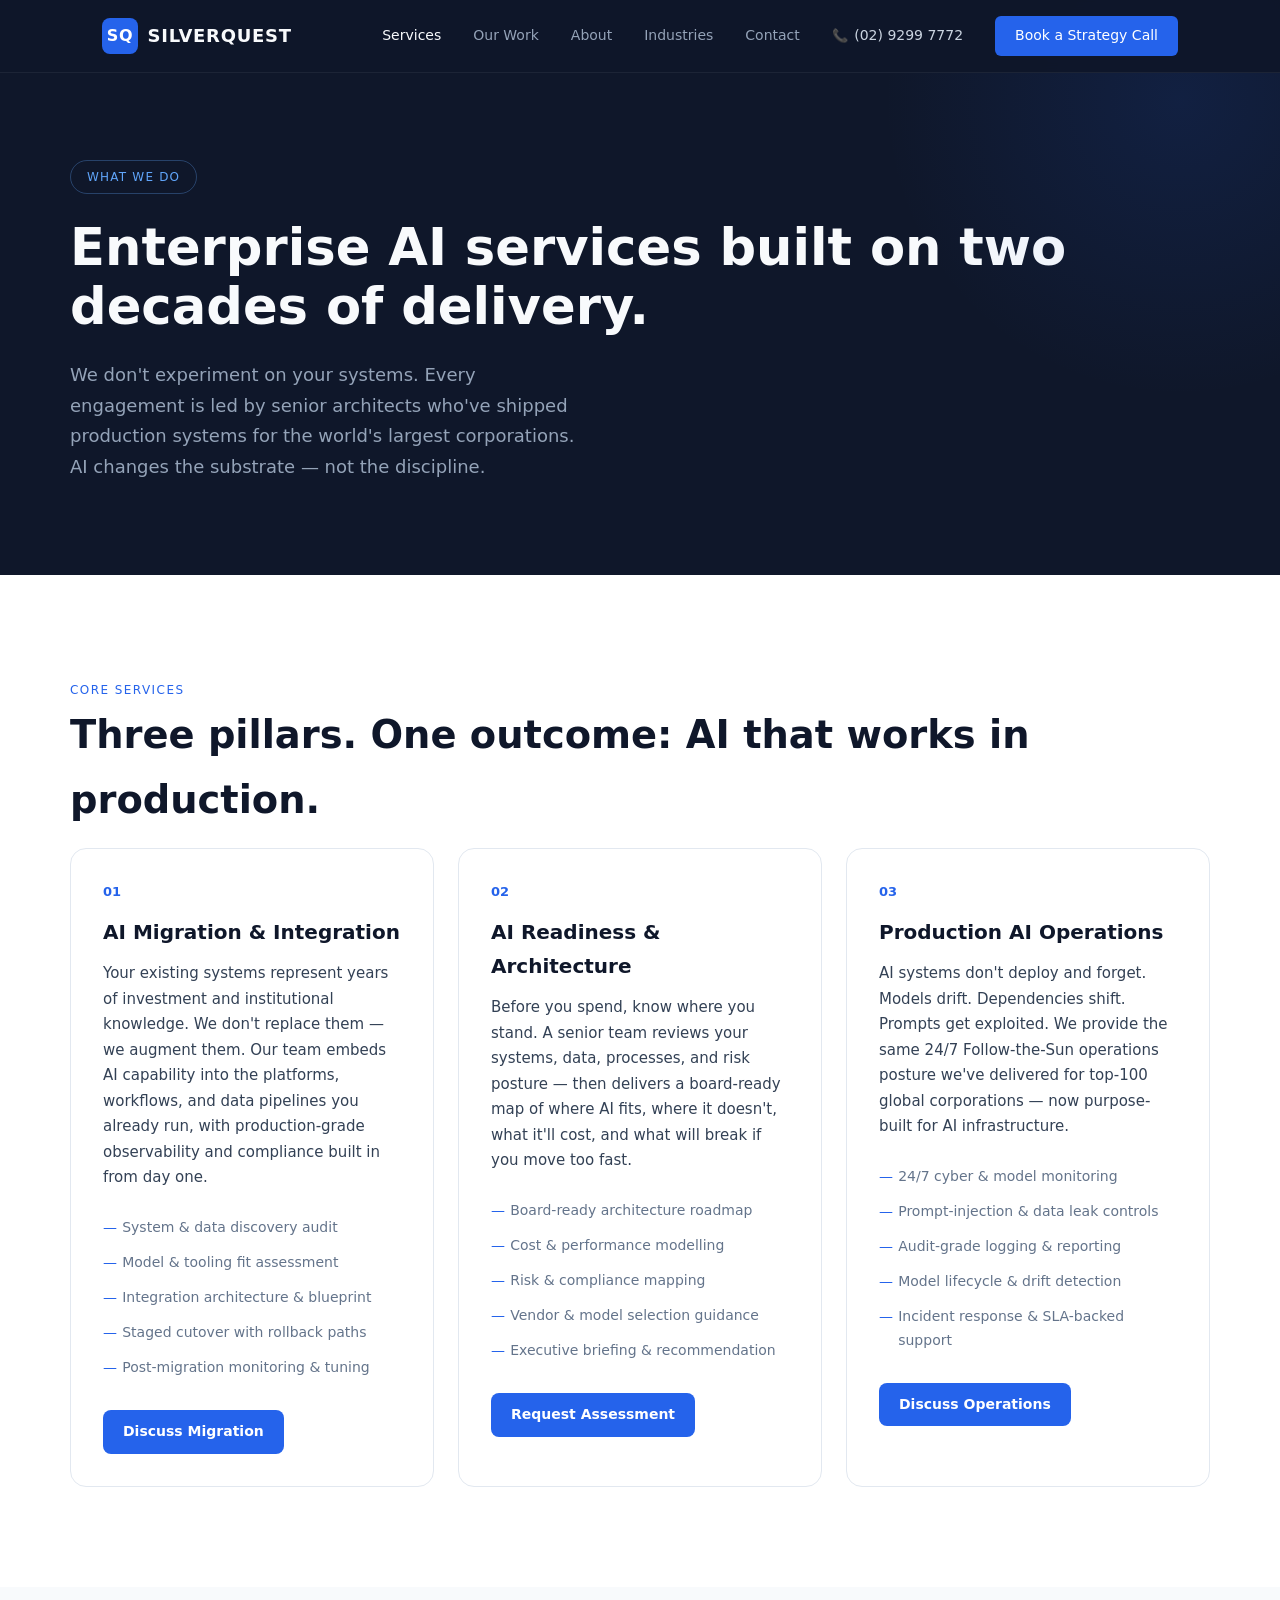
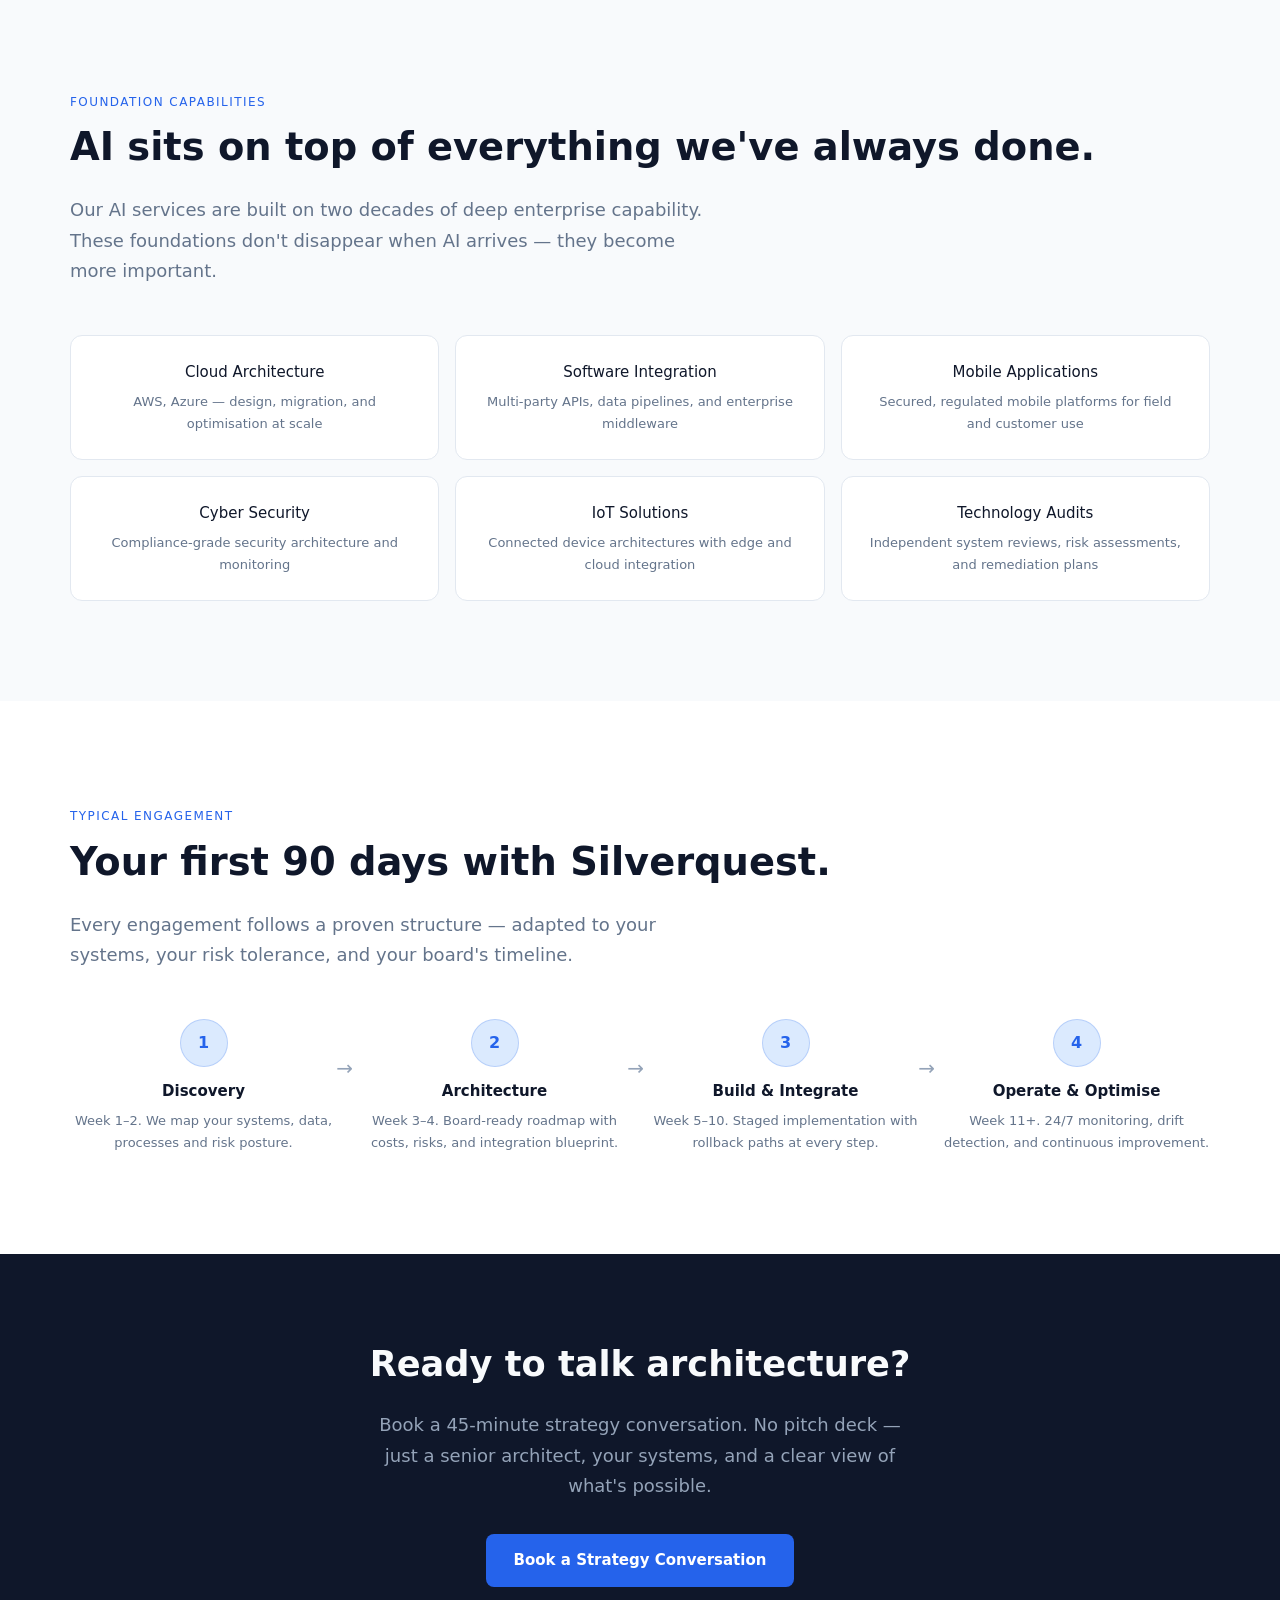
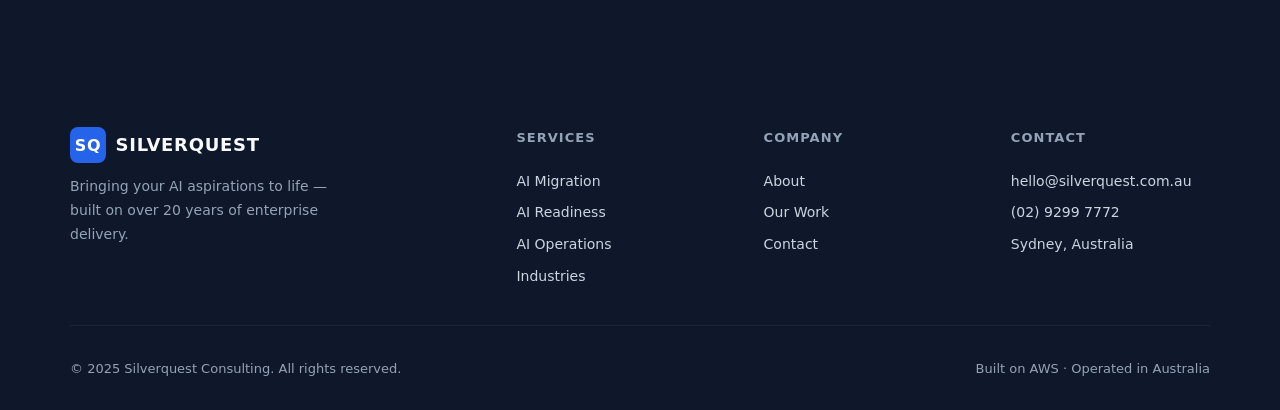
<file: services.html>
<!DOCTYPE html>
<html lang="en">
<head>
<meta charset="UTF-8">
<meta name="viewport" content="width=device-width, initial-scale=1.0">
<meta name="description" content="AI Migration & Integration, AI Readiness & Architecture, and Production AI Operations — built on two decades of enterprise delivery.">
<title>Services — Silverquest AI Consulting</title>
<link rel="stylesheet" href="styles.css">
</head>
<body>
<nav class="nav">
  <div class="nav-inner">
    <a href="index.html" class="nav-logo"><span class="mark">SQ</span> SILVERQUEST</a>
    <button class="hamburger" onclick="document.querySelector('.nav-links').classList.toggle('open')" aria-label="Menu">☰</button>
    <div class="nav-links">
      <a href="services.html" class="active">Services</a>
      <a href="work.html">Our Work</a>
      <a href="about.html">About</a>
      <a href="industries.html">Industries</a>
      <a href="contact.html">Contact</a>
      <span class="nav-phone">📞 <a href="tel:+61299297772">(02) 9299 7772</a></span>
      <a href="contact.html" class="nav-cta">Book a Strategy Call</a>
    </div>
  </div>
</nav>
<div class="page active">
<section class="hero" style="padding-bottom:60px;">
  <div class="hero-inner" style="grid-template-columns:1fr;">
    <div>
      <span class="hero-badge">What We Do</span>
      <h1>Enterprise AI services built on two decades of delivery.</h1>
      <p>We don't experiment on your systems. Every engagement is led by senior architects who've shipped production systems for the world's largest corporations. AI changes the substrate — not the discipline.</p>
    </div>
  </div>
</section>
<section class="section">
  <div class="section-inner">
    <span class="section-label">Core Services</span>
    <h2 class="section-title">Three pillars. One outcome: AI that works in production.</h2>
    <div class="pillars">
      <div class="pillar">
        <div class="pillar-num">01</div>
        <h3>AI Migration & Integration</h3>
        <p>Your existing systems represent years of investment and institutional knowledge. We don't replace them — we augment them. Our team embeds AI capability into the platforms, workflows, and data pipelines you already run, with production-grade observability and compliance built in from day one.</p>
        <ul class="pillar-list">
          <li>System & data discovery audit</li>
          <li>Model & tooling fit assessment</li>
          <li>Integration architecture & blueprint</li>
          <li>Staged cutover with rollback paths</li>
          <li>Post-migration monitoring & tuning</li>
        </ul>
        <div style="margin-top:1.5rem;"><a href="contact.html" class="btn-primary" style="font-size:14px;padding:10px 20px;">Discuss Migration</a></div>
      </div>
      <div class="pillar">
        <div class="pillar-num">02</div>
        <h3>AI Readiness & Architecture</h3>
        <p>Before you spend, know where you stand. A senior team reviews your systems, data, processes, and risk posture — then delivers a board-ready map of where AI fits, where it doesn't, what it'll cost, and what will break if you move too fast.</p>
        <ul class="pillar-list">
          <li>Board-ready architecture roadmap</li>
          <li>Cost & performance modelling</li>
          <li>Risk & compliance mapping</li>
          <li>Vendor & model selection guidance</li>
          <li>Executive briefing & recommendation</li>
        </ul>
        <div style="margin-top:1.5rem;"><a href="contact.html" class="btn-primary" style="font-size:14px;padding:10px 20px;">Request Assessment</a></div>
      </div>
      <div class="pillar">
        <div class="pillar-num">03</div>
        <h3>Production AI Operations</h3>
        <p>AI systems don't deploy and forget. Models drift. Dependencies shift. Prompts get exploited. We provide the same 24/7 Follow-the-Sun operations posture we've delivered for top-100 global corporations — now purpose-built for AI infrastructure.</p>
        <ul class="pillar-list">
          <li>24/7 cyber & model monitoring</li>
          <li>Prompt-injection & data leak controls</li>
          <li>Audit-grade logging & reporting</li>
          <li>Model lifecycle & drift detection</li>
          <li>Incident response & SLA-backed support</li>
        </ul>
        <div style="margin-top:1.5rem;"><a href="contact.html" class="btn-primary" style="font-size:14px;padding:10px 20px;">Discuss Operations</a></div>
      </div>
    </div>
  </div>
</section>
<section class="section section-alt">
  <div class="section-inner">
    <span class="section-label">Foundation Capabilities</span>
    <h2 class="section-title">AI sits on top of everything we've always done.</h2>
    <p class="section-subtitle">Our AI services are built on two decades of deep enterprise capability. These foundations don't disappear when AI arrives — they become more important.</p>
    <div class="foundations">
      <div class="foundation"><h4>Cloud Architecture</h4><p>AWS, Azure — design, migration, and optimisation at scale</p></div>
      <div class="foundation"><h4>Software Integration</h4><p>Multi-party APIs, data pipelines, and enterprise middleware</p></div>
      <div class="foundation"><h4>Mobile Applications</h4><p>Secured, regulated mobile platforms for field and customer use</p></div>
      <div class="foundation"><h4>Cyber Security</h4><p>Compliance-grade security architecture and monitoring</p></div>
      <div class="foundation"><h4>IoT Solutions</h4><p>Connected device architectures with edge and cloud integration</p></div>
      <div class="foundation"><h4>Technology Audits</h4><p>Independent system reviews, risk assessments, and remediation plans</p></div>
    </div>
  </div>
</section>
<section class="section">
  <div class="section-inner">
    <span class="section-label">Typical Engagement</span>
    <h2 class="section-title">Your first 90 days with Silverquest.</h2>
    <p class="section-subtitle">Every engagement follows a proven structure — adapted to your systems, your risk tolerance, and your board's timeline.</p>
    <div class="engagement">
      <div class="eng-step"><div class="eng-num">1</div><h4>Discovery</h4><p>Week 1–2. We map your systems, data, processes and risk posture.</p></div>
      <div class="eng-step"><div class="eng-num">2</div><h4>Architecture</h4><p>Week 3–4. Board-ready roadmap with costs, risks, and integration blueprint.</p></div>
      <div class="eng-step"><div class="eng-num">3</div><h4>Build & Integrate</h4><p>Week 5–10. Staged implementation with rollback paths at every step.</p></div>
      <div class="eng-step"><div class="eng-num">4</div><h4>Operate & Optimise</h4><p>Week 11+. 24/7 monitoring, drift detection, and continuous improvement.</p></div>
    </div>
  </div>
</section>
<section class="cta-section">
  <h2>Ready to talk architecture?</h2>
  <p>Book a 45-minute strategy conversation. No pitch deck — just a senior architect, your systems, and a clear view of what's possible.</p>
  <div class="cta-actions"><a href="contact.html" class="btn-primary">Book a Strategy Conversation</a></div>
</section>
</div>
<footer class="footer">
  <div class="footer-inner">
    <div class="footer-brand">
      <a href="index.html" class="nav-logo" style="margin-bottom:0.5rem;"><span class="mark">SQ</span> SILVERQUEST</a>
      <p>Bringing your AI aspirations to life — built on over 20 years of enterprise delivery.</p>
    </div>
    <div class="footer-col"><h5>Services</h5>
      <a href="services.html" class="active">AI Migration</a>
      <a href="services.html">AI Readiness</a>
      <a href="services.html">AI Operations</a>
      <a href="industries.html">Industries</a>
    </div>
    <div class="footer-col"><h5>Company</h5>
      <a href="about.html">About</a>
      <a href="work.html">Our Work</a>
      <a href="contact.html">Contact</a>
    </div>
    <div class="footer-col"><h5>Contact</h5>
      <a href="mailto:hello@silverquest.com.au">hello@silverquest.com.au</a>
      <a href="tel:+61299297772">(02) 9299 7772</a>
      <a href="#">Sydney, Australia</a>
    </div>
  </div>
  <div class="footer-bottom">
    <span>&copy; 2025 Silverquest Consulting. All rights reserved.</span>
    <span>Built on AWS &middot; Operated in Australia</span>
  </div>
</footer>
<script>document.querySelector('.hamburger')?.addEventListener('click', () => { document.querySelector('.nav-links').classList.toggle('open'); });</script>
</body>
</html>
</file>
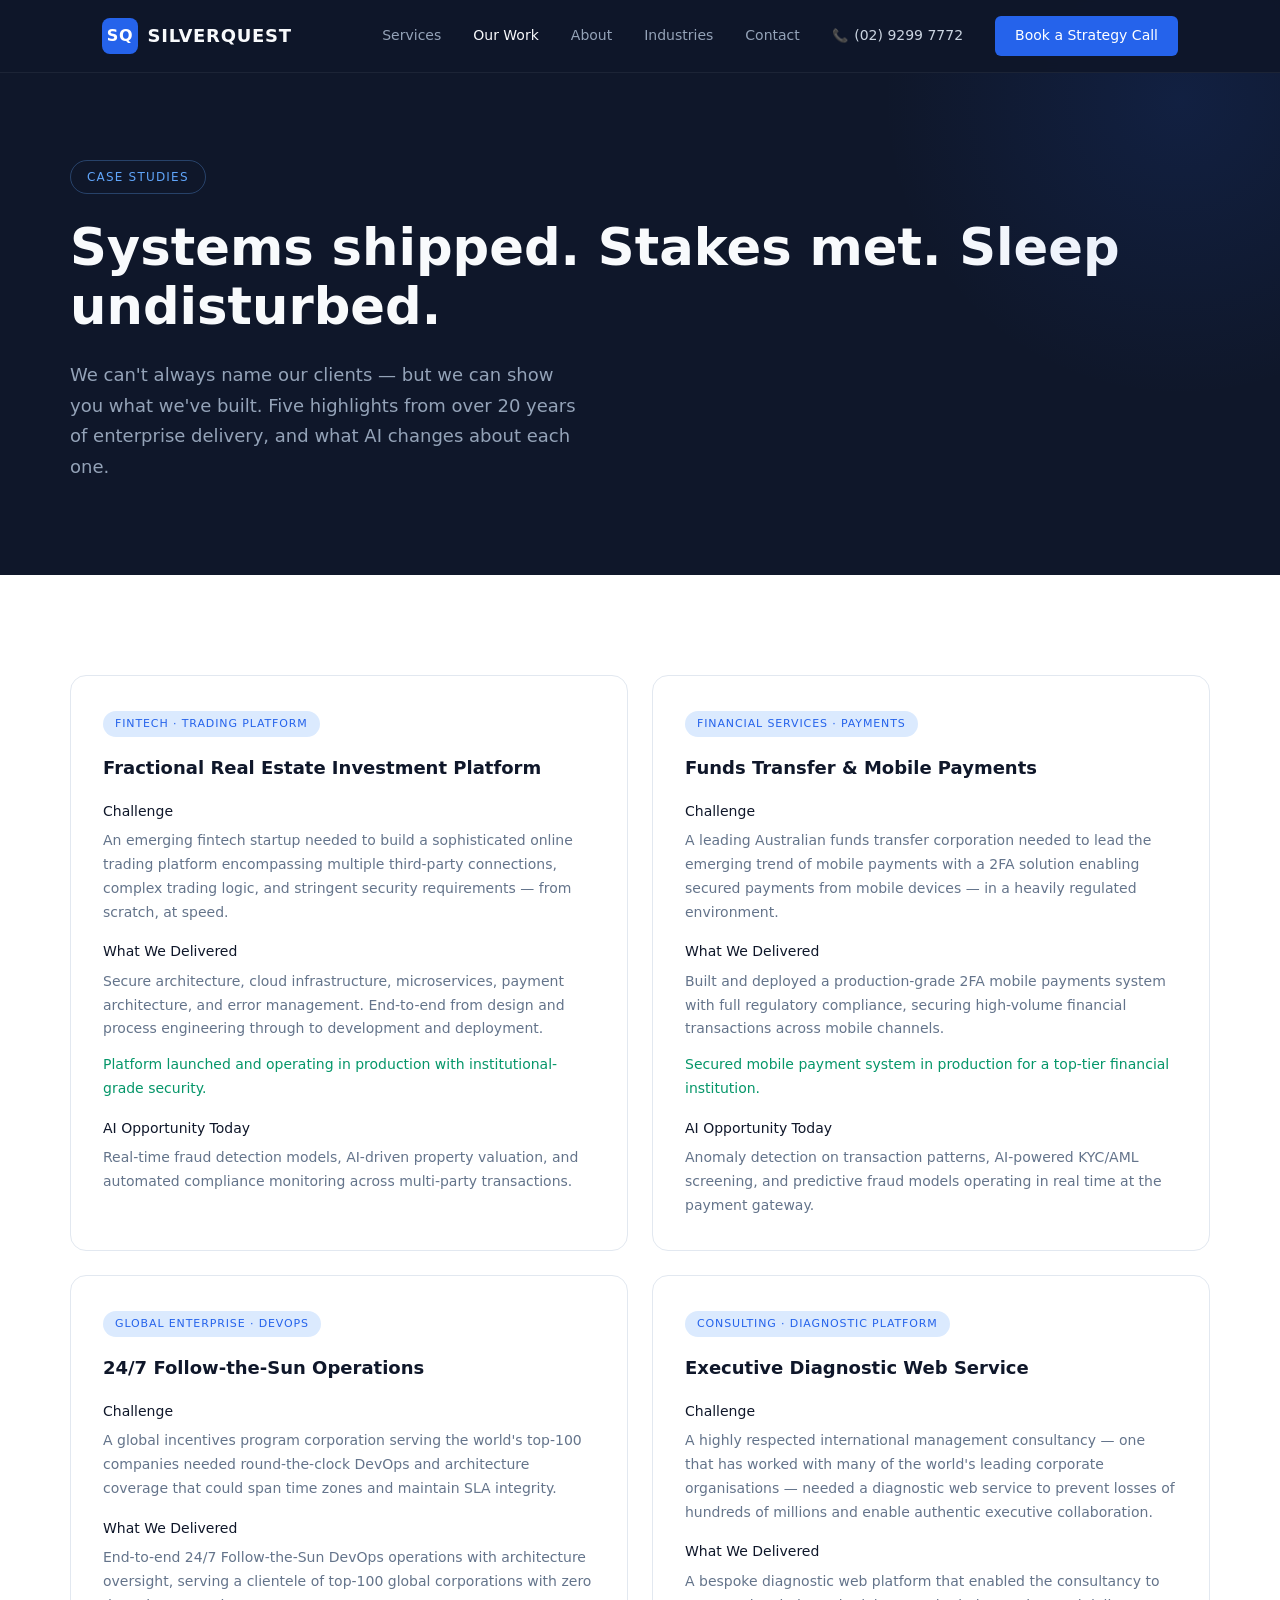
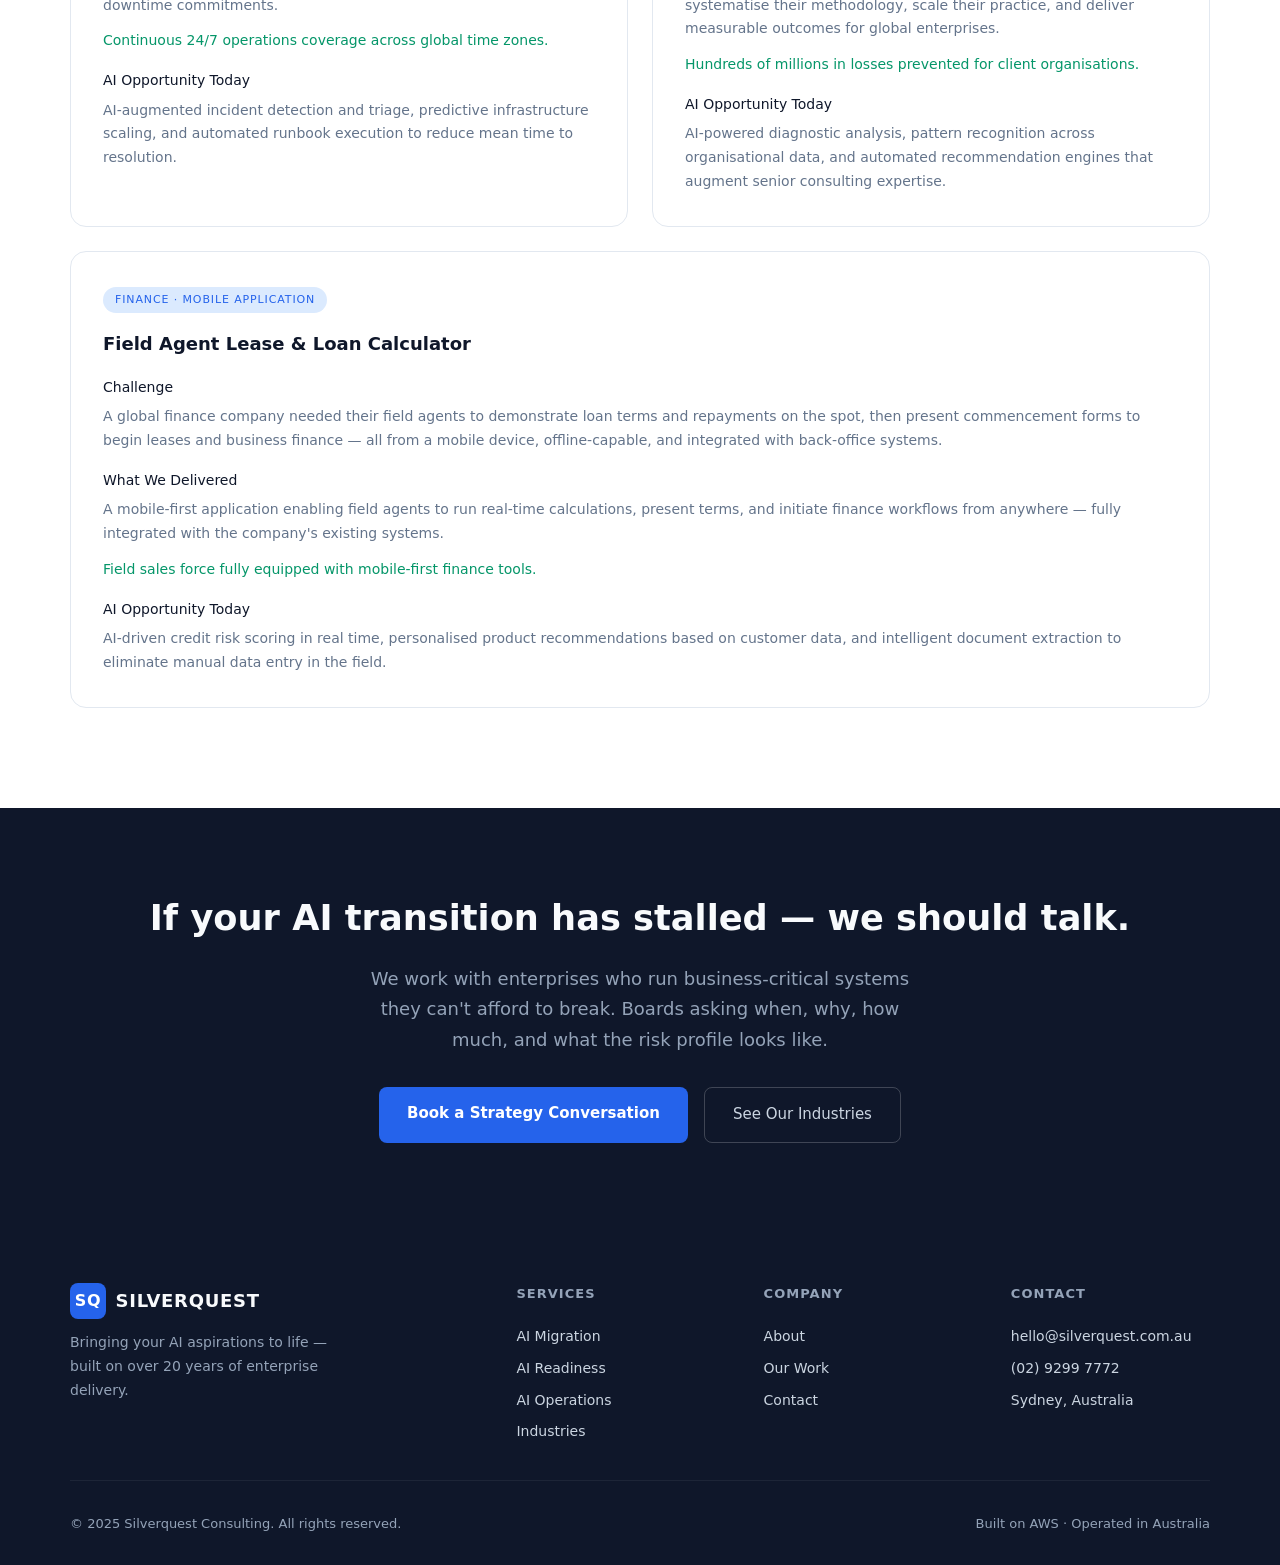
<file: work.html>
<!DOCTYPE html>
<html lang="en">
<head>
<meta charset="UTF-8">
<meta name="viewport" content="width=device-width, initial-scale=1.0">
<meta name="description" content="Five case studies from over 20 years of enterprise delivery — fintech trading platforms, payments, DevOps, diagnostic platforms, and field-agent applications.">
<title>Our Work — Silverquest Case Studies</title>
<link rel="stylesheet" href="styles.css">
</head>
<body>
<nav class="nav">
  <div class="nav-inner">
    <a href="index.html" class="nav-logo"><span class="mark">SQ</span> SILVERQUEST</a>
    <button class="hamburger" onclick="document.querySelector('.nav-links').classList.toggle('open')" aria-label="Menu">☰</button>
    <div class="nav-links">
      <a href="services.html">Services</a>
      <a href="work.html" class="active">Our Work</a>
      <a href="about.html">About</a>
      <a href="industries.html">Industries</a>
      <a href="contact.html">Contact</a>
      <span class="nav-phone">📞 <a href="tel:+61299297772">(02) 9299 7772</a></span>
      <a href="contact.html" class="nav-cta">Book a Strategy Call</a>
    </div>
  </div>
</nav>
<div class="page active">
<section class="hero" style="padding-bottom:60px;">
  <div class="hero-inner" style="grid-template-columns:1fr;">
    <div>
      <span class="hero-badge">Case Studies</span>
      <h1>Systems shipped. Stakes met. Sleep undisturbed.</h1>
      <p>We can't always name our clients — but we can show you what we've built. Five highlights from over 20 years of enterprise delivery, and what AI changes about each one.</p>
    </div>
  </div>
</section>
<section class="section">
  <div class="section-inner">
    <div class="cases">
      <div class="case-card">
        <span class="case-tag">Fintech · Trading Platform</span>
        <h3>Fractional Real Estate Investment Platform</h3>
        <h4>Challenge</h4>
        <p>An emerging fintech startup needed to build a sophisticated online trading platform encompassing multiple third-party connections, complex trading logic, and stringent security requirements — from scratch, at speed.</p>
        <h4>What We Delivered</h4>
        <p>Secure architecture, cloud infrastructure, microservices, payment architecture, and error management. End-to-end from design and process engineering through to development and deployment.</p>
        <p class="outcome">Platform launched and operating in production with institutional-grade security.</p>
        <h4>AI Opportunity Today</h4>
        <p>Real-time fraud detection models, AI-driven property valuation, and automated compliance monitoring across multi-party transactions.</p>
      </div>
      <div class="case-card">
        <span class="case-tag">Financial Services · Payments</span>
        <h3>Funds Transfer & Mobile Payments</h3>
        <h4>Challenge</h4>
        <p>A leading Australian funds transfer corporation needed to lead the emerging trend of mobile payments with a 2FA solution enabling secured payments from mobile devices — in a heavily regulated environment.</p>
        <h4>What We Delivered</h4>
        <p>Built and deployed a production-grade 2FA mobile payments system with full regulatory compliance, securing high-volume financial transactions across mobile channels.</p>
        <p class="outcome">Secured mobile payment system in production for a top-tier financial institution.</p>
        <h4>AI Opportunity Today</h4>
        <p>Anomaly detection on transaction patterns, AI-powered KYC/AML screening, and predictive fraud models operating in real time at the payment gateway.</p>
      </div>
      <div class="case-card">
        <span class="case-tag">Global Enterprise · DevOps</span>
        <h3>24/7 Follow-the-Sun Operations</h3>
        <h4>Challenge</h4>
        <p>A global incentives program corporation serving the world's top-100 companies needed round-the-clock DevOps and architecture coverage that could span time zones and maintain SLA integrity.</p>
        <h4>What We Delivered</h4>
        <p>End-to-end 24/7 Follow-the-Sun DevOps operations with architecture oversight, serving a clientele of top-100 global corporations with zero downtime commitments.</p>
        <p class="outcome">Continuous 24/7 operations coverage across global time zones.</p>
        <h4>AI Opportunity Today</h4>
        <p>AI-augmented incident detection and triage, predictive infrastructure scaling, and automated runbook execution to reduce mean time to resolution.</p>
      </div>
      <div class="case-card">
        <span class="case-tag">Consulting · Diagnostic Platform</span>
        <h3>Executive Diagnostic Web Service</h3>
        <h4>Challenge</h4>
        <p>A highly respected international management consultancy — one that has worked with many of the world's leading corporate organisations — needed a diagnostic web service to prevent losses of hundreds of millions and enable authentic executive collaboration.</p>
        <h4>What We Delivered</h4>
        <p>A bespoke diagnostic web platform that enabled the consultancy to systematise their methodology, scale their practice, and deliver measurable outcomes for global enterprises.</p>
        <p class="outcome">Hundreds of millions in losses prevented for client organisations.</p>
        <h4>AI Opportunity Today</h4>
        <p>AI-powered diagnostic analysis, pattern recognition across organisational data, and automated recommendation engines that augment senior consulting expertise.</p>
      </div>
      <div class="case-card" style="grid-column: 1 / -1;">
        <span class="case-tag">Finance · Mobile Application</span>
        <h3>Field Agent Lease & Loan Calculator</h3>
        <h4>Challenge</h4>
        <p>A global finance company needed their field agents to demonstrate loan terms and repayments on the spot, then present commencement forms to begin leases and business finance — all from a mobile device, offline-capable, and integrated with back-office systems.</p>
        <h4>What We Delivered</h4>
        <p>A mobile-first application enabling field agents to run real-time calculations, present terms, and initiate finance workflows from anywhere — fully integrated with the company's existing systems.</p>
        <p class="outcome">Field sales force fully equipped with mobile-first finance tools.</p>
        <h4>AI Opportunity Today</h4>
        <p>AI-driven credit risk scoring in real time, personalised product recommendations based on customer data, and intelligent document extraction to eliminate manual data entry in the field.</p>
      </div>
    </div>
  </div>
</section>
<section class="cta-section">
  <h2>If your AI transition has stalled — we should talk.</h2>
  <p>We work with enterprises who run business-critical systems they can't afford to break. Boards asking when, why, how much, and what the risk profile looks like.</p>
  <div class="cta-actions">
    <a href="contact.html" class="btn-primary">Book a Strategy Conversation</a>
    <a href="industries.html" class="btn-secondary">See Our Industries</a>
  </div>
</section>
</div>
<footer class="footer">
  <div class="footer-inner">
    <div class="footer-brand">
      <a href="index.html" class="nav-logo" style="margin-bottom:0.5rem;"><span class="mark">SQ</span> SILVERQUEST</a>
      <p>Bringing your AI aspirations to life — built on over 20 years of enterprise delivery.</p>
    </div>
    <div class="footer-col"><h5>Services</h5>
      <a href="services.html">AI Migration</a>
      <a href="services.html">AI Readiness</a>
      <a href="services.html">AI Operations</a>
      <a href="industries.html">Industries</a>
    </div>
    <div class="footer-col"><h5>Company</h5>
      <a href="about.html">About</a>
      <a href="work.html" class="active">Our Work</a>
      <a href="contact.html">Contact</a>
    </div>
    <div class="footer-col"><h5>Contact</h5>
      <a href="mailto:hello@silverquest.com.au">hello@silverquest.com.au</a>
      <a href="tel:+61299297772">(02) 9299 7772</a>
      <a href="#">Sydney, Australia</a>
    </div>
  </div>
  <div class="footer-bottom">
    <span>&copy; 2025 Silverquest Consulting. All rights reserved.</span>
    <span>Built on AWS &middot; Operated in Australia</span>
  </div>
</footer>
<script>document.querySelector('.hamburger')?.addEventListener('click', () => { document.querySelector('.nav-links').classList.toggle('open'); });</script>
</body>
</html>
</file>
<file: styles.css>
:root {
  --navy: #0f172a;
  --navy-light: #1e293b;
  --navy-mid: #1e293b;
  --bg-white: #ffffff;
  --bg-light: #f8fafc;
  --bg-warm: #f1f5f9;
  --accent: #2563eb;
  --accent-hover: #1d4ed8;
  --accent-glow: rgba(37,99,235,0.08);
  --accent-light: #dbeafe;
  --text-dark: #0f172a;
  --text-body: #334155;
  --text-muted: #64748b;
  --text-hint: #94a3b8;
  --text-white: #f8fafc;
  --text-light: #cbd5e1;
  --text-light-muted: #94a3b8;
  --border-light: #e2e8f0;
  --border-lighter: #f1f5f9;
  --green: #059669;
  --font: 'Segoe UI', system-ui, -apple-system, sans-serif;
  --max-w: 1140px;
  --transition: 0.3s ease;
}
*, *::before, *::after { box-sizing: border-box; margin: 0; padding: 0; }
html { scroll-behavior: smooth; scroll-padding-top: 80px; }
body { font-family: var(--font); background: var(--bg-white); color: var(--text-body); line-height: 1.7; font-size: 16px; }
.nav { position: fixed; top: 0; left: 0; right: 0; z-index: 100; background: rgba(15,23,42,0.95); backdrop-filter: blur(12px); border-bottom: 1px solid rgba(255,255,255,0.06); }
.nav-inner { max-width: var(--max-w); margin: 0 auto; padding: 0 2rem; display: flex; align-items: center; justify-content: space-between; height: 72px; }
.nav-logo { display: flex; align-items: center; gap: 0.6rem; text-decoration: none; color: var(--text-white); font-weight: 600; font-size: 18px; letter-spacing: 0.04em; }
.nav-logo .mark { width: 36px; height: 36px; background: var(--accent); border-radius: 8px; display: flex; align-items: center; justify-content: center; font-weight: 700; font-size: 16px; color: white; }
.nav-links { display: flex; align-items: center; gap: 2rem; }
.nav-links a { color: var(--text-light-muted); text-decoration: none; font-size: 14px; transition: color var(--transition); }
.nav-links a:hover, .nav-links a.active { color: var(--text-white); }
.nav-cta { background: var(--accent); color: white !important; padding: 8px 20px; border-radius: 6px; font-weight: 500; transition: background var(--transition); }
.nav-cta:hover { background: var(--accent-hover); }
.nav-phone { color: var(--text-light-muted); font-size: 13px; display: flex; align-items: center; gap: 0.4rem; }
.nav-phone a { color: var(--text-light); text-decoration: none; }
.hamburger { display: none; background: none; border: none; color: var(--text-white); font-size: 24px; cursor: pointer; }
.hero { padding: 160px 2rem 100px; position: relative; overflow: hidden; background: var(--navy); }
.hero::before { content: ''; position: absolute; top: -200px; right: -200px; width: 600px; height: 600px; background: radial-gradient(circle, rgba(37,99,235,0.12) 0%, transparent 70%); pointer-events: none; }
.hero-inner { max-width: var(--max-w); margin: 0 auto; display: grid; grid-template-columns: 1fr 1fr; gap: 4rem; align-items: center; }
.hero-badge { display: inline-block; font-size: 12px; letter-spacing: 0.1em; text-transform: uppercase; color: #60a5fa; border: 1px solid rgba(96,165,250,0.3); padding: 6px 16px; border-radius: 99px; margin-bottom: 1.5rem; }
.hero h1 { font-size: clamp(2.2rem, 4vw, 3.2rem); color: var(--text-white); font-weight: 700; line-height: 1.15; margin-bottom: 1.5rem; }
.hero p { font-size: 18px; color: var(--text-light-muted); margin-bottom: 2rem; max-width: 520px; }
.hero-actions { display: flex; gap: 1rem; flex-wrap: wrap; }
.btn-primary { background: var(--accent); color: white; padding: 14px 28px; border-radius: 8px; text-decoration: none; font-weight: 600; font-size: 15px; transition: all var(--transition); display: inline-block; border: none; cursor: pointer; }
.btn-primary:hover { background: var(--accent-hover); transform: translateY(-1px); }
.btn-secondary { background: transparent; color: var(--text-light); padding: 14px 28px; border-radius: 8px; text-decoration: none; font-weight: 500; font-size: 15px; border: 1px solid rgba(255,255,255,0.2); transition: all var(--transition); display: inline-block; }
.btn-secondary:hover { border-color: rgba(255,255,255,0.4); color: var(--text-white); }
.section .btn-secondary, .section-alt .btn-secondary { color: var(--text-body); border-color: var(--border-light); }
.section .btn-secondary:hover, .section-alt .btn-secondary:hover { border-color: var(--accent); color: var(--accent); }
.hero-visual { display: flex; justify-content: center; align-items: center; }
.hero-graphic { width: 100%; max-width: 420px; aspect-ratio: 1; background: var(--navy-mid); border-radius: 20px; border: 1px solid rgba(255,255,255,0.06); display: flex; flex-direction: column; align-items: center; justify-content: center; gap: 1rem; position: relative; overflow: hidden; }
.hero-graphic::before { content: ''; position: absolute; inset: 0; background: linear-gradient(135deg, rgba(37,99,235,0.08), transparent 60%); }
.hero-graphic .ring { width: 120px; height: 120px; border: 2px solid rgba(96,165,250,0.3); border-radius: 50%; display: flex; align-items: center; justify-content: center; position: relative; z-index: 1; }
.hero-graphic .ring-inner { width: 60px; height: 60px; background: var(--accent); border-radius: 50%; opacity: 0.7; }
.hero-graphic .label { color: var(--text-light-muted); font-size: 13px; letter-spacing: 0.08em; text-transform: uppercase; position: relative; z-index: 1; }
.stats { background: var(--navy-light); border-top: 1px solid rgba(255,255,255,0.04); border-bottom: 1px solid rgba(255,255,255,0.04); }
.stats-inner { max-width: var(--max-w); margin: 0 auto; padding: 3rem 2rem; display: grid; grid-template-columns: repeat(4, 1fr); gap: 2rem; text-align: center; }
.stat-num { font-size: 2.4rem; font-weight: 700; color: var(--text-white); }
.stat-label { font-size: 14px; color: var(--text-light-muted); margin-top: 0.25rem; }
.section { padding: 100px 2rem; background: var(--bg-white); }
.section-inner { max-width: var(--max-w); margin: 0 auto; }
.section-label { font-size: 12px; letter-spacing: 0.12em; text-transform: uppercase; color: var(--accent); margin-bottom: 0.75rem; }
.section-title { font-size: clamp(1.8rem, 3vw, 2.4rem); color: var(--text-dark); font-weight: 700; margin-bottom: 1rem; }
.section-subtitle { font-size: 18px; color: var(--text-muted); max-width: 640px; margin-bottom: 3rem; }
.section-alt { background: var(--bg-light); }
.pillars { display: grid; grid-template-columns: repeat(3, 1fr); gap: 1.5rem; }
.pillar { background: var(--bg-white); border: 1px solid var(--border-light); border-radius: 16px; padding: 2rem; transition: all var(--transition); }
.section-alt .pillar { background: var(--bg-white); }
.pillar:hover { border-color: var(--accent); box-shadow: 0 4px 24px rgba(37,99,235,0.08); }
.pillar-num { font-size: 13px; color: var(--accent); font-weight: 600; margin-bottom: 0.75rem; }
.pillar h3 { font-size: 20px; color: var(--text-dark); font-weight: 600; margin-bottom: 0.75rem; }
.pillar p { font-size: 15px; color: var(--text-body); margin-bottom: 1.25rem; }
.pillar-list { list-style: none; }
.pillar-list li { font-size: 14px; color: var(--text-muted); padding: 0.35rem 0; padding-left: 1.2rem; position: relative; }
.pillar-list li::before { content: '—'; position: absolute; left: 0; color: var(--accent); }
.timeline { display: grid; grid-template-columns: repeat(4, 1fr); gap: 0; margin-top: 3rem; }
.era { padding: 2rem; border-left: 2px solid var(--border-light); position: relative; }
.era:first-child { border-left: none; }
.era-tag { font-size: 11px; letter-spacing: 0.1em; text-transform: uppercase; color: var(--accent); margin-bottom: 0.5rem; }
.era h4 { font-size: 18px; color: var(--text-dark); font-weight: 600; margin-bottom: 0.5rem; }
.era p { font-size: 14px; color: var(--text-muted); }
.era.current { background: var(--accent-light); border-radius: 12px; border-left: 2px solid var(--accent); }
.cases { display: grid; grid-template-columns: repeat(2, 1fr); gap: 1.5rem; }
.case-card { background: var(--bg-white); border: 1px solid var(--border-light); border-radius: 16px; padding: 2rem; transition: all var(--transition); }
.case-card:hover { border-color: var(--accent); transform: translateY(-2px); box-shadow: 0 4px 24px rgba(37,99,235,0.06); }
.case-tag { display: inline-block; font-size: 11px; letter-spacing: 0.08em; text-transform: uppercase; color: var(--accent); background: var(--accent-light); padding: 4px 12px; border-radius: 99px; margin-bottom: 1rem; }
.case-card h3 { font-size: 18px; color: var(--text-dark); font-weight: 600; margin-bottom: 0.75rem; }
.case-card h4 { font-size: 14px; color: var(--text-dark); font-weight: 500; margin-top: 1rem; margin-bottom: 0.35rem; }
.case-card p { font-size: 14px; color: var(--text-muted); }
.case-card .outcome { color: var(--green); font-weight: 500; font-size: 14px; margin-top: 0.75rem; }
.testimonials { display: grid; grid-template-columns: repeat(2, 1fr); gap: 1.5rem; margin-top: 3rem; }
.testimonial { background: var(--bg-light); border: 1px solid var(--border-light); border-radius: 16px; padding: 2rem; }
.testimonial blockquote { font-size: 15px; color: var(--text-body); font-style: italic; margin-bottom: 1.25rem; line-height: 1.8; }
.testimonial-author { font-size: 14px; color: var(--text-dark); font-weight: 600; }
.testimonial-role { font-size: 13px; color: var(--text-muted); }
.industries-grid { display: grid; grid-template-columns: repeat(3, 1fr); gap: 1.5rem; }
.industry-card { background: var(--bg-white); border: 1px solid var(--border-light); border-radius: 16px; padding: 2rem; transition: all var(--transition); }
.industry-card:hover { border-color: var(--accent); box-shadow: 0 4px 24px rgba(37,99,235,0.06); }
.industry-icon { width: 48px; height: 48px; background: var(--accent-light); border-radius: 12px; display: flex; align-items: center; justify-content: center; margin-bottom: 1rem; font-size: 20px; }
.industry-card h3 { font-size: 18px; color: var(--text-dark); font-weight: 600; margin-bottom: 0.75rem; }
.industry-card p { font-size: 14px; color: var(--text-muted); }
.foundations { display: grid; grid-template-columns: repeat(3, 1fr); gap: 1rem; margin-top: 2rem; }
.foundation { background: var(--bg-white); border: 1px solid var(--border-light); border-radius: 12px; padding: 1.5rem; text-align: center; }
.foundation h4 { font-size: 15px; color: var(--text-dark); font-weight: 500; margin-bottom: 0.35rem; }
.foundation p { font-size: 13px; color: var(--text-muted); }
.engagement { display: grid; grid-template-columns: repeat(4, 1fr); gap: 1.5rem; margin-top: 2rem; }
.eng-step { text-align: center; position: relative; }
.eng-step::after { content: '\2192'; position: absolute; right: -1rem; top: 2rem; color: var(--text-hint); font-size: 20px; }
.eng-step:last-child::after { display: none; }
.eng-num { width: 48px; height: 48px; background: var(--accent-light); border: 1px solid rgba(37,99,235,0.2); border-radius: 50%; display: flex; align-items: center; justify-content: center; margin: 0 auto 0.75rem; color: var(--accent); font-weight: 700; font-size: 16px; }
.eng-step h4 { font-size: 15px; color: var(--text-dark); font-weight: 600; margin-bottom: 0.35rem; }
.eng-step p { font-size: 13px; color: var(--text-muted); }
.cta-section { padding: 80px 2rem; text-align: center; background: var(--navy); }
.cta-section h2 { font-size: clamp(1.6rem, 3vw, 2.2rem); color: var(--text-white); font-weight: 700; margin-bottom: 1rem; }
.cta-section p { font-size: 18px; color: var(--text-light-muted); margin-bottom: 2rem; max-width: 560px; margin-left: auto; margin-right: auto; }
.cta-actions { display: flex; gap: 1rem; justify-content: center; flex-wrap: wrap; }
.contact-grid { display: grid; grid-template-columns: 1fr 1fr; gap: 3rem; }
.contact-form { display: flex; flex-direction: column; gap: 1.25rem; }
.form-group label { display: block; font-size: 14px; color: var(--text-body); margin-bottom: 0.4rem; font-weight: 500; }
.form-group input, .form-group select, .form-group textarea { width: 100%; background: var(--bg-white); border: 1px solid var(--border-light); border-radius: 8px; padding: 12px 16px; color: var(--text-dark); font-size: 15px; font-family: var(--font); transition: border-color var(--transition); }
.form-group input:focus, .form-group select:focus, .form-group textarea:focus { outline: none; border-color: var(--accent); box-shadow: 0 0 0 3px rgba(37,99,235,0.1); }
.form-group textarea { min-height: 120px; resize: vertical; }
.form-row { display: grid; grid-template-columns: 1fr 1fr; gap: 1rem; }
.contact-info { display: flex; flex-direction: column; gap: 2rem; }
.contact-block h4 { font-size: 14px; color: var(--text-muted); text-transform: uppercase; letter-spacing: 0.08em; margin-bottom: 0.5rem; }
.contact-block p, .contact-block a { font-size: 16px; color: var(--text-body); text-decoration: none; }
.contact-block a:hover { color: var(--accent); }
.about-story { display: grid; grid-template-columns: 1fr 1fr; gap: 4rem; align-items: start; }
.about-story p { margin-bottom: 1.25rem; font-size: 16px; color: var(--text-body); }
.about-stats { display: grid; grid-template-columns: 1fr 1fr; gap: 1.5rem; }
.about-stat { background: var(--bg-light); border: 1px solid var(--border-light); border-radius: 12px; padding: 1.5rem; text-align: center; }
.about-stat .num { font-size: 2rem; font-weight: 700; color: var(--text-dark); }
.about-stat .label { font-size: 13px; color: var(--text-muted); }
.footer { background: var(--navy); border-top: none; padding: 60px 2rem 30px; }
.footer-inner { max-width: var(--max-w); margin: 0 auto; display: grid; grid-template-columns: 2fr 1fr 1fr 1fr; gap: 3rem; }
.footer-brand p { font-size: 14px; color: var(--text-light-muted); margin-top: 0.75rem; max-width: 280px; }
.footer-col h5 { font-size: 13px; color: var(--text-light-muted); text-transform: uppercase; letter-spacing: 0.08em; margin-bottom: 1rem; }
.footer-col a { display: block; font-size: 14px; color: var(--text-light); text-decoration: none; padding: 0.25rem 0; transition: color var(--transition); }
.footer-col a:hover { color: var(--text-white); }
.footer-bottom { max-width: var(--max-w); margin: 2rem auto 0; padding-top: 2rem; border-top: 1px solid rgba(255,255,255,0.06); display: flex; justify-content: space-between; font-size: 13px; color: var(--text-light-muted); }
.page { display: none; }
.page.active { display: block; }
.trust-strip { display: flex; gap: 2rem; align-items: center; justify-content: center; padding: 2rem; flex-wrap: wrap; }
.trust-badge { font-size: 13px; color: var(--text-muted); border: 1px solid var(--border-light); padding: 8px 16px; border-radius: 8px; display: flex; align-items: center; gap: 0.5rem; background: var(--bg-white); }
.trust-badge .dot { width: 8px; height: 8px; background: var(--green); border-radius: 50%; }
@media (max-width: 900px) {
  .hero-inner { grid-template-columns: 1fr; }
  .hero-visual { display: none; }
  .stats-inner { grid-template-columns: repeat(2, 1fr); }
  .pillars { grid-template-columns: 1fr; }
  .timeline { grid-template-columns: repeat(2, 1fr); }
  .cases { grid-template-columns: 1fr; }
  .testimonials { grid-template-columns: 1fr; }
  .industries-grid { grid-template-columns: 1fr; }
  .foundations { grid-template-columns: 1fr; }
  .engagement { grid-template-columns: repeat(2, 1fr); }
  .eng-step::after { display: none; }
  .contact-grid { grid-template-columns: 1fr; }
  .about-story { grid-template-columns: 1fr; }
  .footer-inner { grid-template-columns: 1fr 1fr; }
}
@media (max-width: 640px) {
  .nav-links { display: none; }
  .nav-links.open { display: flex; flex-direction: column; position: absolute; top: 72px; left: 0; right: 0; background: var(--navy); padding: 1.5rem 2rem; border-bottom: 1px solid rgba(255,255,255,0.06); gap: 1rem; }
  .hamburger { display: block; }
  .stats-inner { grid-template-columns: 1fr 1fr; }
  .timeline { grid-template-columns: 1fr; }
  .engagement { grid-template-columns: 1fr; }
  .form-row { grid-template-columns: 1fr; }
  .footer-inner { grid-template-columns: 1fr; }
  .hero { padding: 120px 1.5rem 60px; }
  .section { padding: 60px 1.5rem; }
}
</file>
